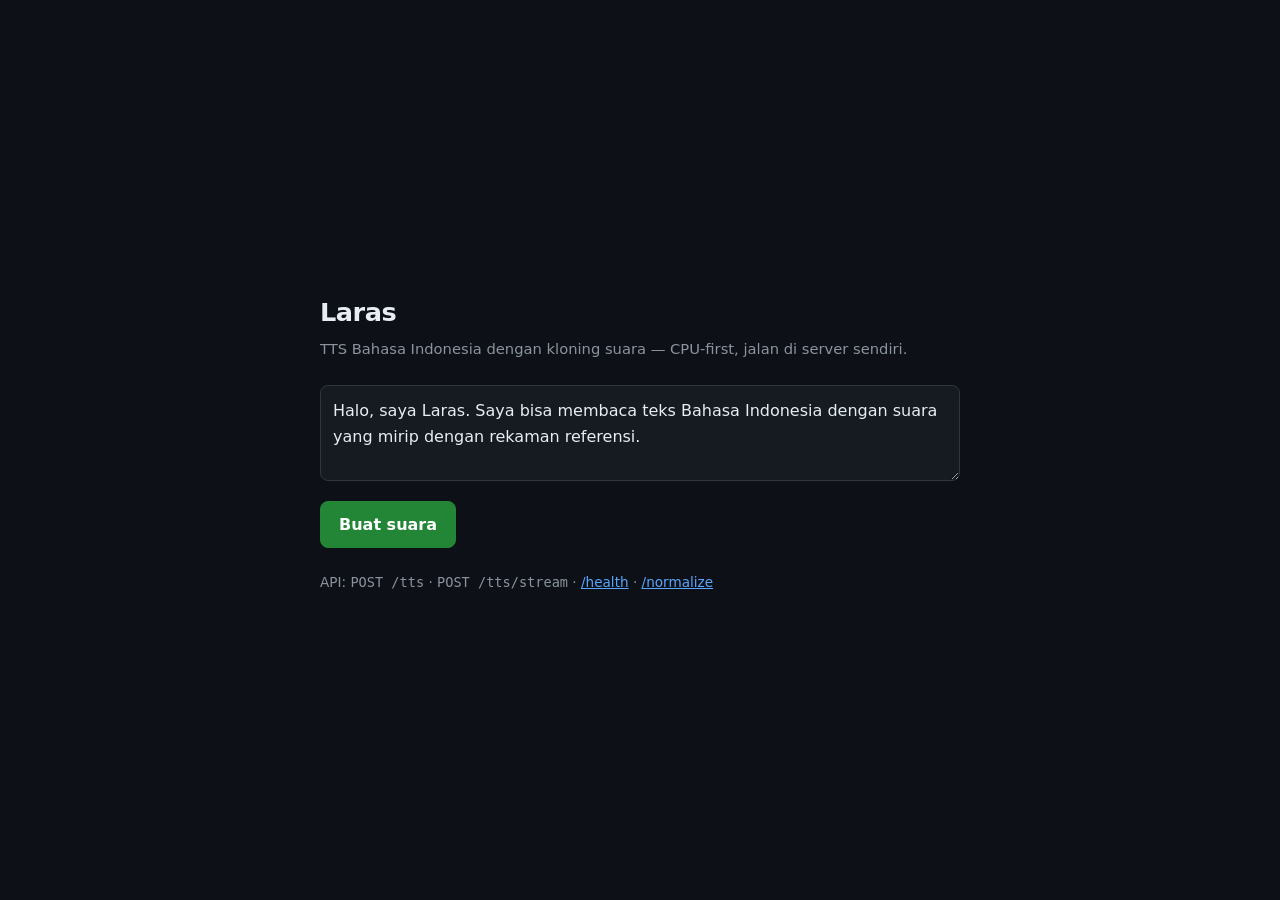
<file: demo/index.html>
<!doctype html>
<html lang="id">
<head>
<meta charset="utf-8">
<meta name="viewport" content="width=device-width, initial-scale=1">
<title>Laras — TTS Bahasa Indonesia</title>
<style>
  :root { color-scheme: light dark; }
  * { box-sizing: border-box; }
  body {
    margin: 0; min-height: 100vh; display: flex; align-items: center; justify-content: center;
    font: 16px/1.6 system-ui, -apple-system, "Segoe UI", sans-serif;
    background: #0d1117; color: #e6edf3; padding: 24px;
  }
  main { width: 100%; max-width: 640px; }
  h1 { font-size: 1.6rem; margin: 0 0 4px; letter-spacing: -.02em; }
  .sub { color: #8b949e; margin: 0 0 24px; font-size: .92rem; }
  textarea {
    width: 100%; min-height: 96px; padding: 12px; border-radius: 8px; resize: vertical;
    background: #161b22; color: inherit; border: 1px solid #30363d; font: inherit;
  }
  textarea:focus { outline: 2px solid #1f6feb; outline-offset: 1px; }
  .baris { display: flex; gap: 8px; align-items: center; margin-top: 12px; flex-wrap: wrap; }
  button {
    padding: 10px 18px; border-radius: 8px; border: 1px solid #238636;
    background: #238636; color: #fff; font: inherit; font-weight: 600; cursor: pointer;
  }
  button:disabled { opacity: .55; cursor: progress; }
  button.sekunder { background: transparent; border-color: #30363d; font-weight: 400; }
  .status { color: #8b949e; font-size: .85rem; }
  audio { width: 100%; margin-top: 16px; }
  pre {
    background: #161b22; border: 1px solid #30363d; border-radius: 8px;
    padding: 12px; overflow-x: auto; font-size: .8rem; margin: 20px 0 0;
  }
  a { color: #58a6ff; }
  .galat { color: #f85149; }
</style>
</head>
<body>
<main>
  <h1>Laras</h1>
  <p class="sub">TTS Bahasa Indonesia dengan kloning suara — CPU-first, jalan di server sendiri.</p>

  <textarea id="teks" maxlength="500">Halo, saya Laras. Saya bisa membaca teks Bahasa Indonesia dengan suara yang mirip dengan rekaman referensi.</textarea>

  <div class="baris">
    <button id="tombol">Buat suara</button>
    <button id="salin" class="sekunder" hidden>Salin sebagai curl</button>
    <span class="status" id="status"></span>
  </div>

  <audio id="pemutar" controls hidden></audio>

  <pre id="perintah" hidden></pre>

  <p class="status" style="margin-top:24px">
    API: <code>POST /tts</code> · <code>POST /tts/stream</code> ·
    <a href="/health">/health</a> · <a href="/normalize">/normalize</a>
  </p>
</main>

<script>
const teks = document.getElementById('teks');
const tombol = document.getElementById('tombol');
const status = document.getElementById('status');
const pemutar = document.getElementById('pemutar');
const salin = document.getElementById('salin');
const perintah = document.getElementById('perintah');
let urlTerakhir = null;

function tampilkanPerintah(t) {
  const aman = t.replace(/'/g, "'\\''");
  perintah.textContent =
    "curl -s -X POST " + location.origin + "/tts \\\n" +
    "  -H 'content-type: application/json' \\\n" +
    "  -d '{\"text\":\"" + aman + "\"}' \\\n" +
    "  -o suara.wav";
  perintah.hidden = false;
  salin.hidden = false;
}

tombol.addEventListener('click', async () => {
  const t = teks.value.trim();
  if (!t) { status.textContent = 'Teks masih kosong.'; return; }

  tombol.disabled = true;
  status.className = 'status';
  status.textContent = 'Menyintesis…';
  const mulai = performance.now();

  try {
    const res = await fetch('/tts', {
      method: 'POST',
      headers: { 'content-type': 'application/json' },
      body: JSON.stringify({ text: t }),
    });
    if (!res.ok) {
      const pesan = await res.text();
      throw new Error(res.status + ' ' + (pesan || res.statusText));
    }
    const blob = await res.blob();
    if (urlTerakhir) URL.revokeObjectURL(urlTerakhir);
    urlTerakhir = URL.createObjectURL(blob);
    pemutar.src = urlTerakhir;
    pemutar.hidden = false;
    pemutar.play().catch(() => {});
    const detik = ((performance.now() - mulai) / 1000).toFixed(1);
    const cache = res.headers.get('x-cache') === 'hit' ? ' (dari cache)' : '';
    status.textContent = 'Selesai dalam ' + detik + ' s' + cache + '.';
    tampilkanPerintah(t);
  } catch (e) {
    status.className = 'status galat';
    status.textContent = 'Gagal: ' + e.message;
  } finally {
    tombol.disabled = false;
  }
});

salin.addEventListener('click', async () => {
  try {
    await navigator.clipboard.writeText(perintah.textContent);
    salin.textContent = 'Tersalin';
    setTimeout(() => { salin.textContent = 'Salin sebagai curl'; }, 1500);
  } catch (_) { /* clipboard bisa ditolak browser; biarkan teksnya terbaca */ }
});
</script>
</body>
</html>
</file>
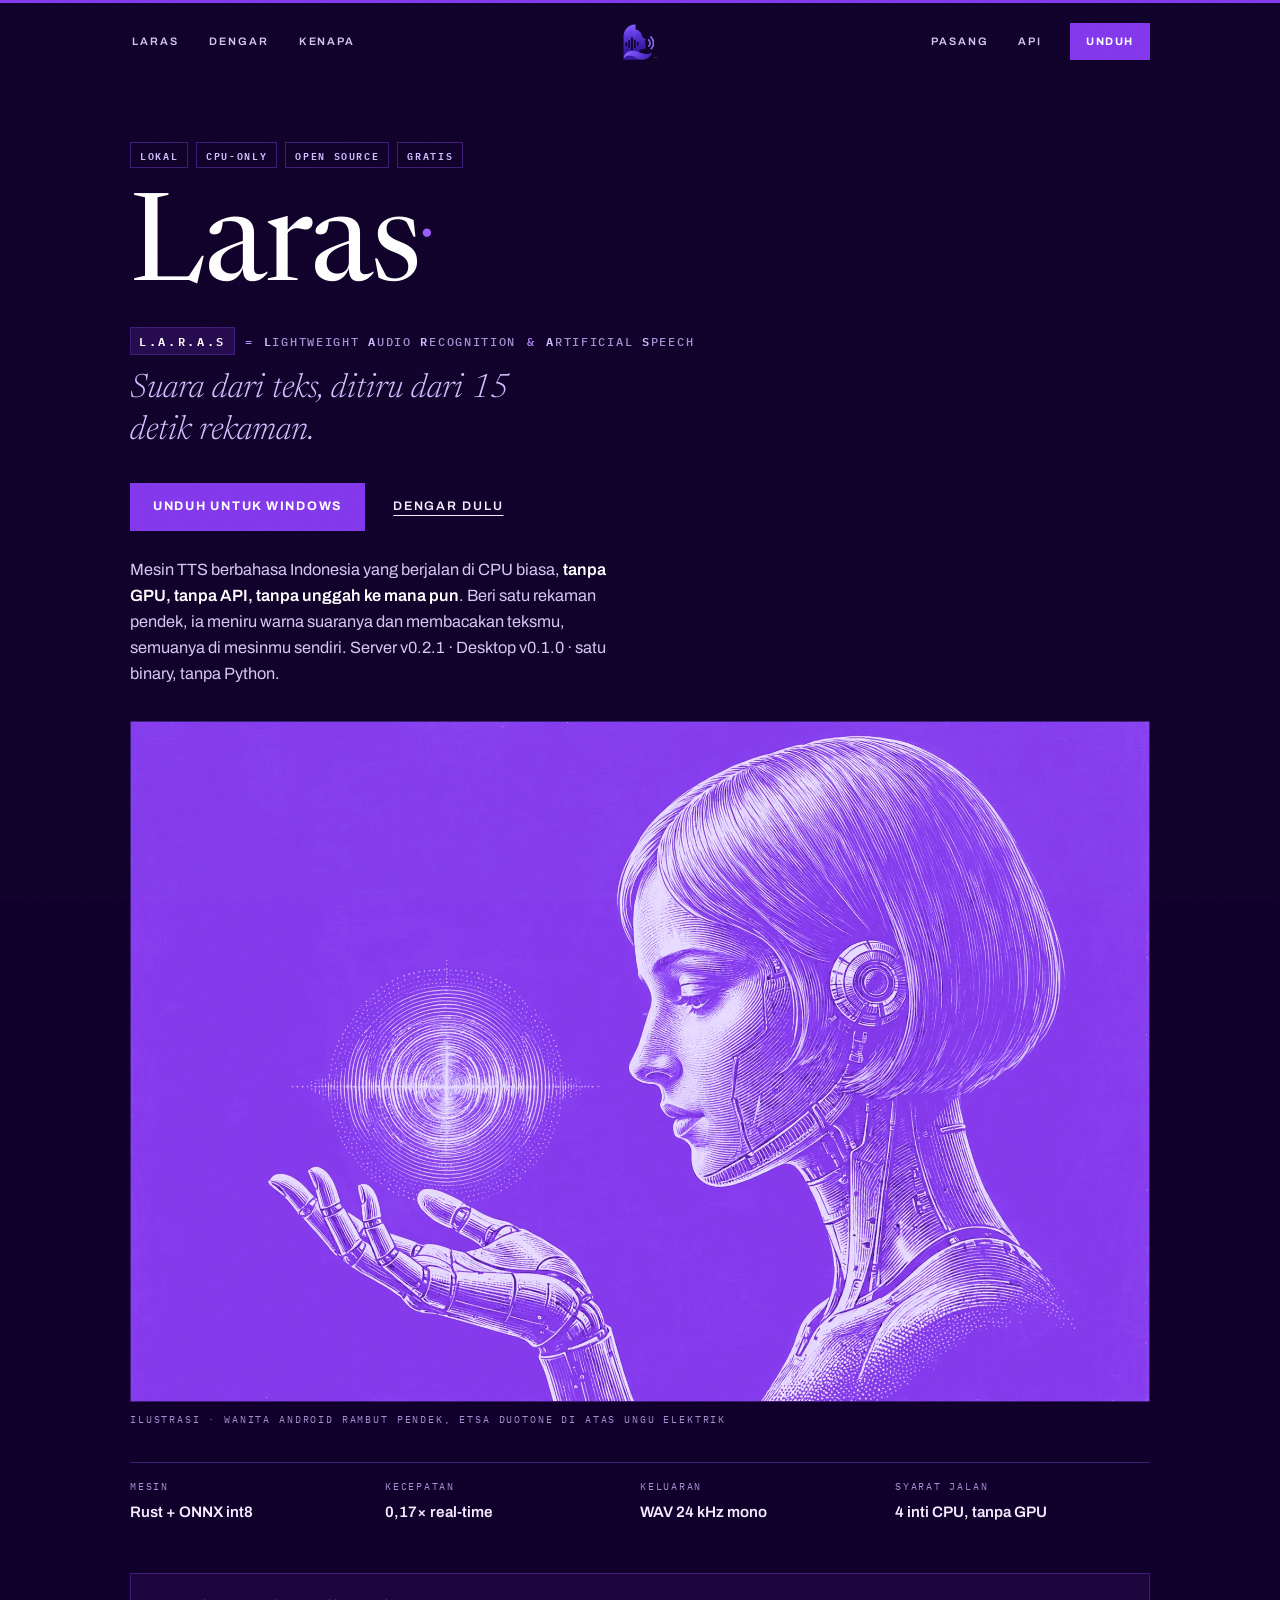
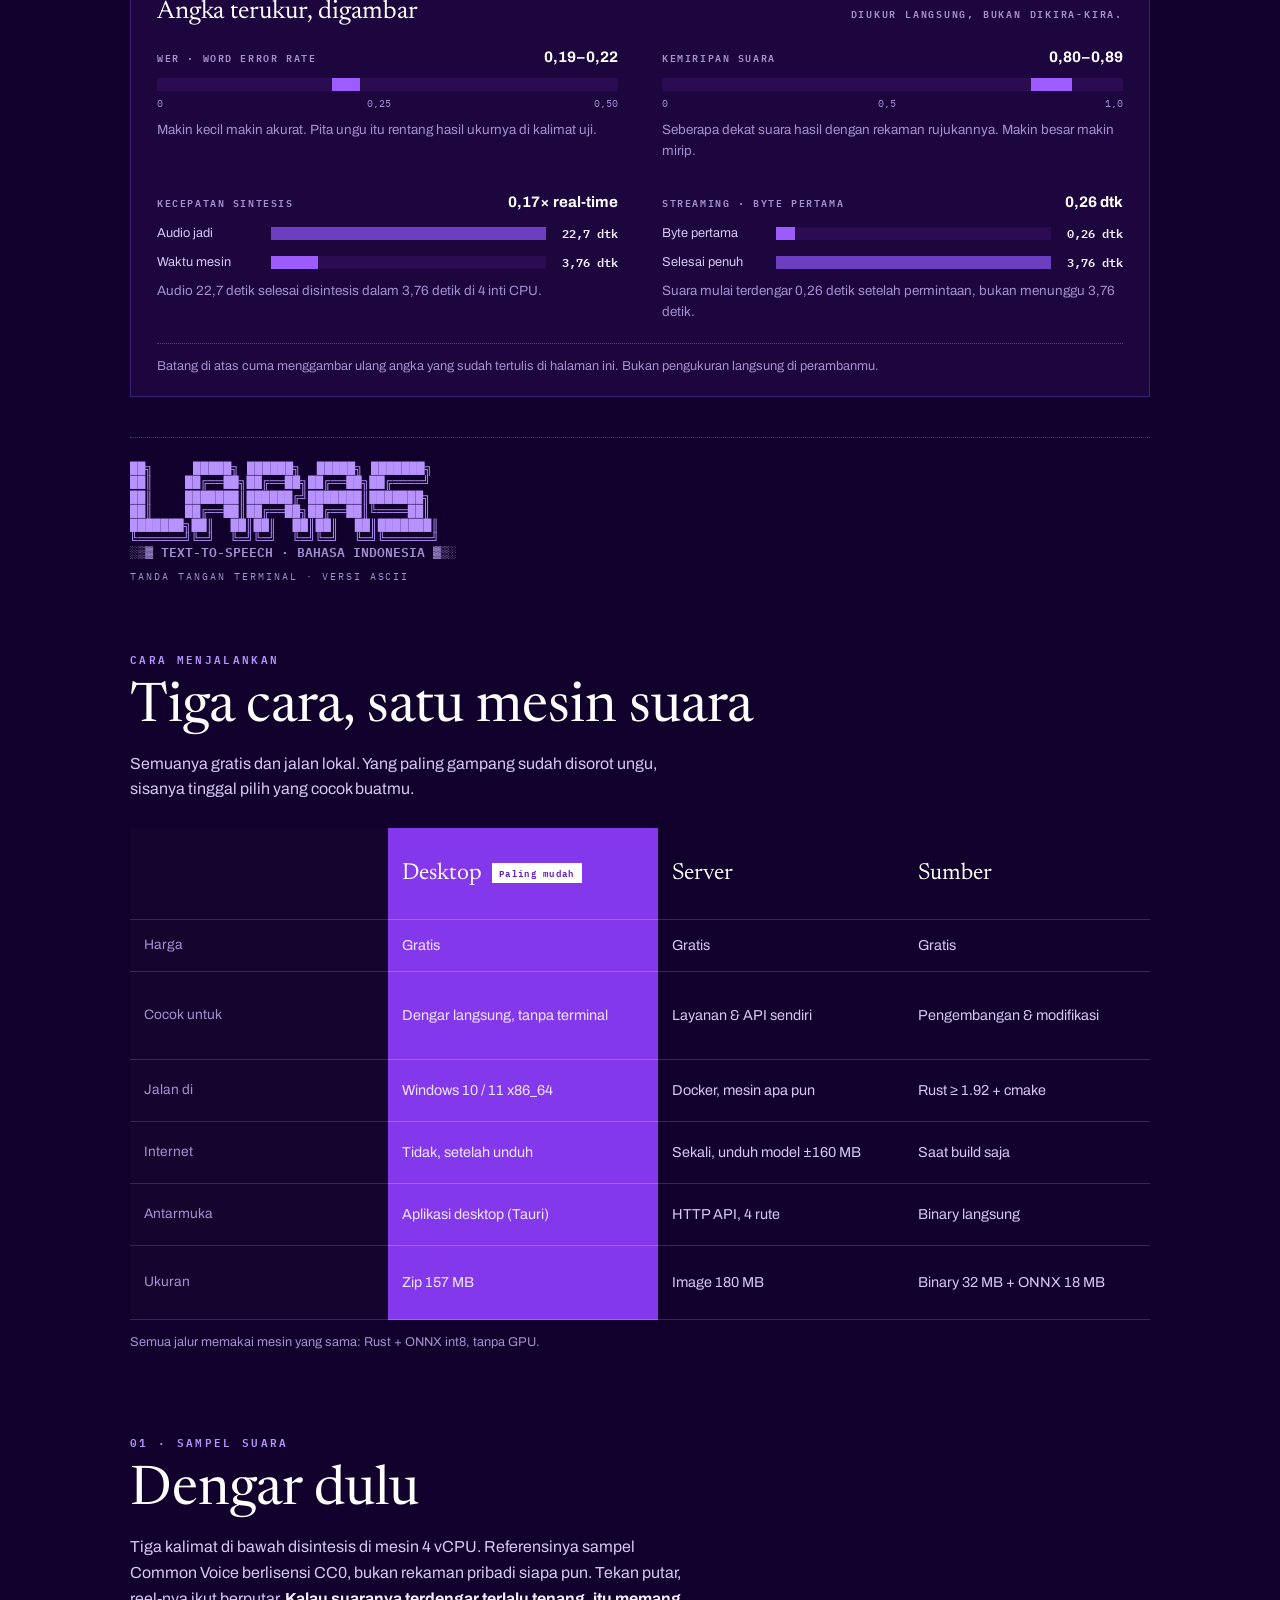
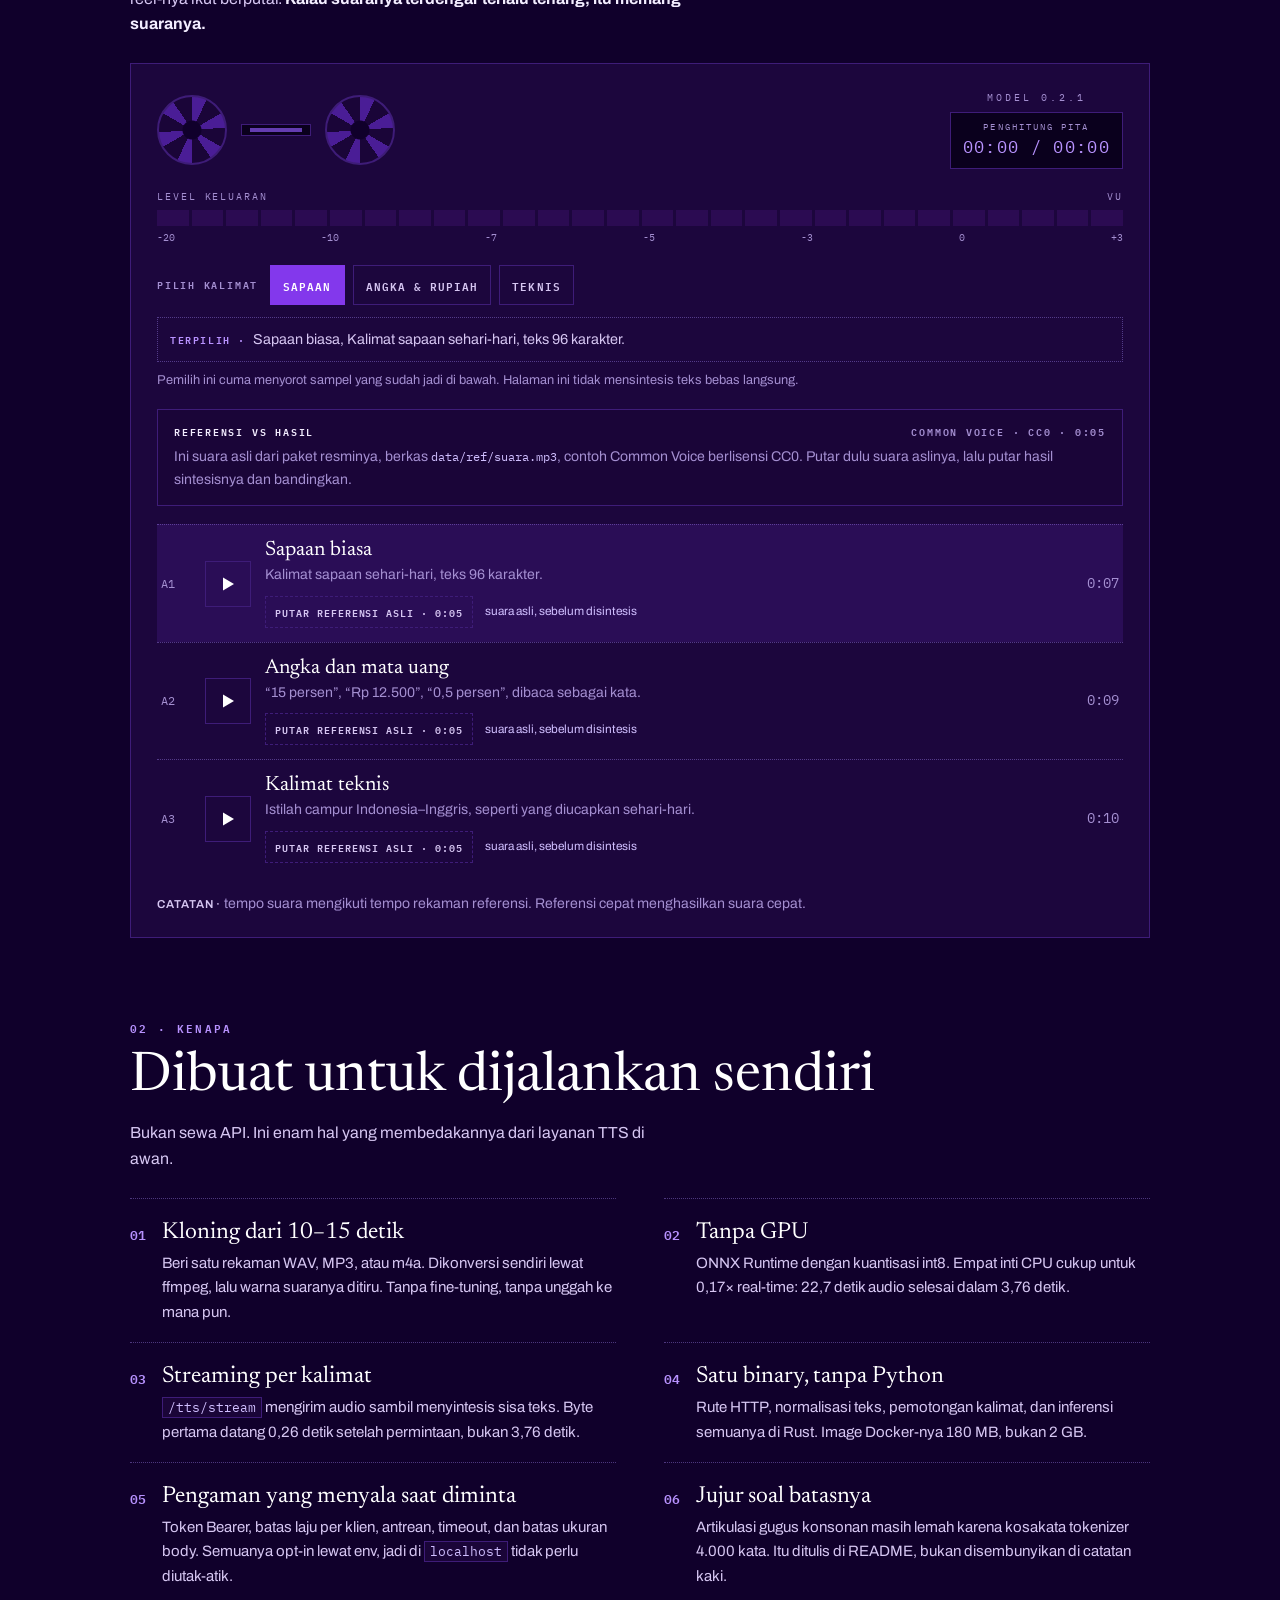
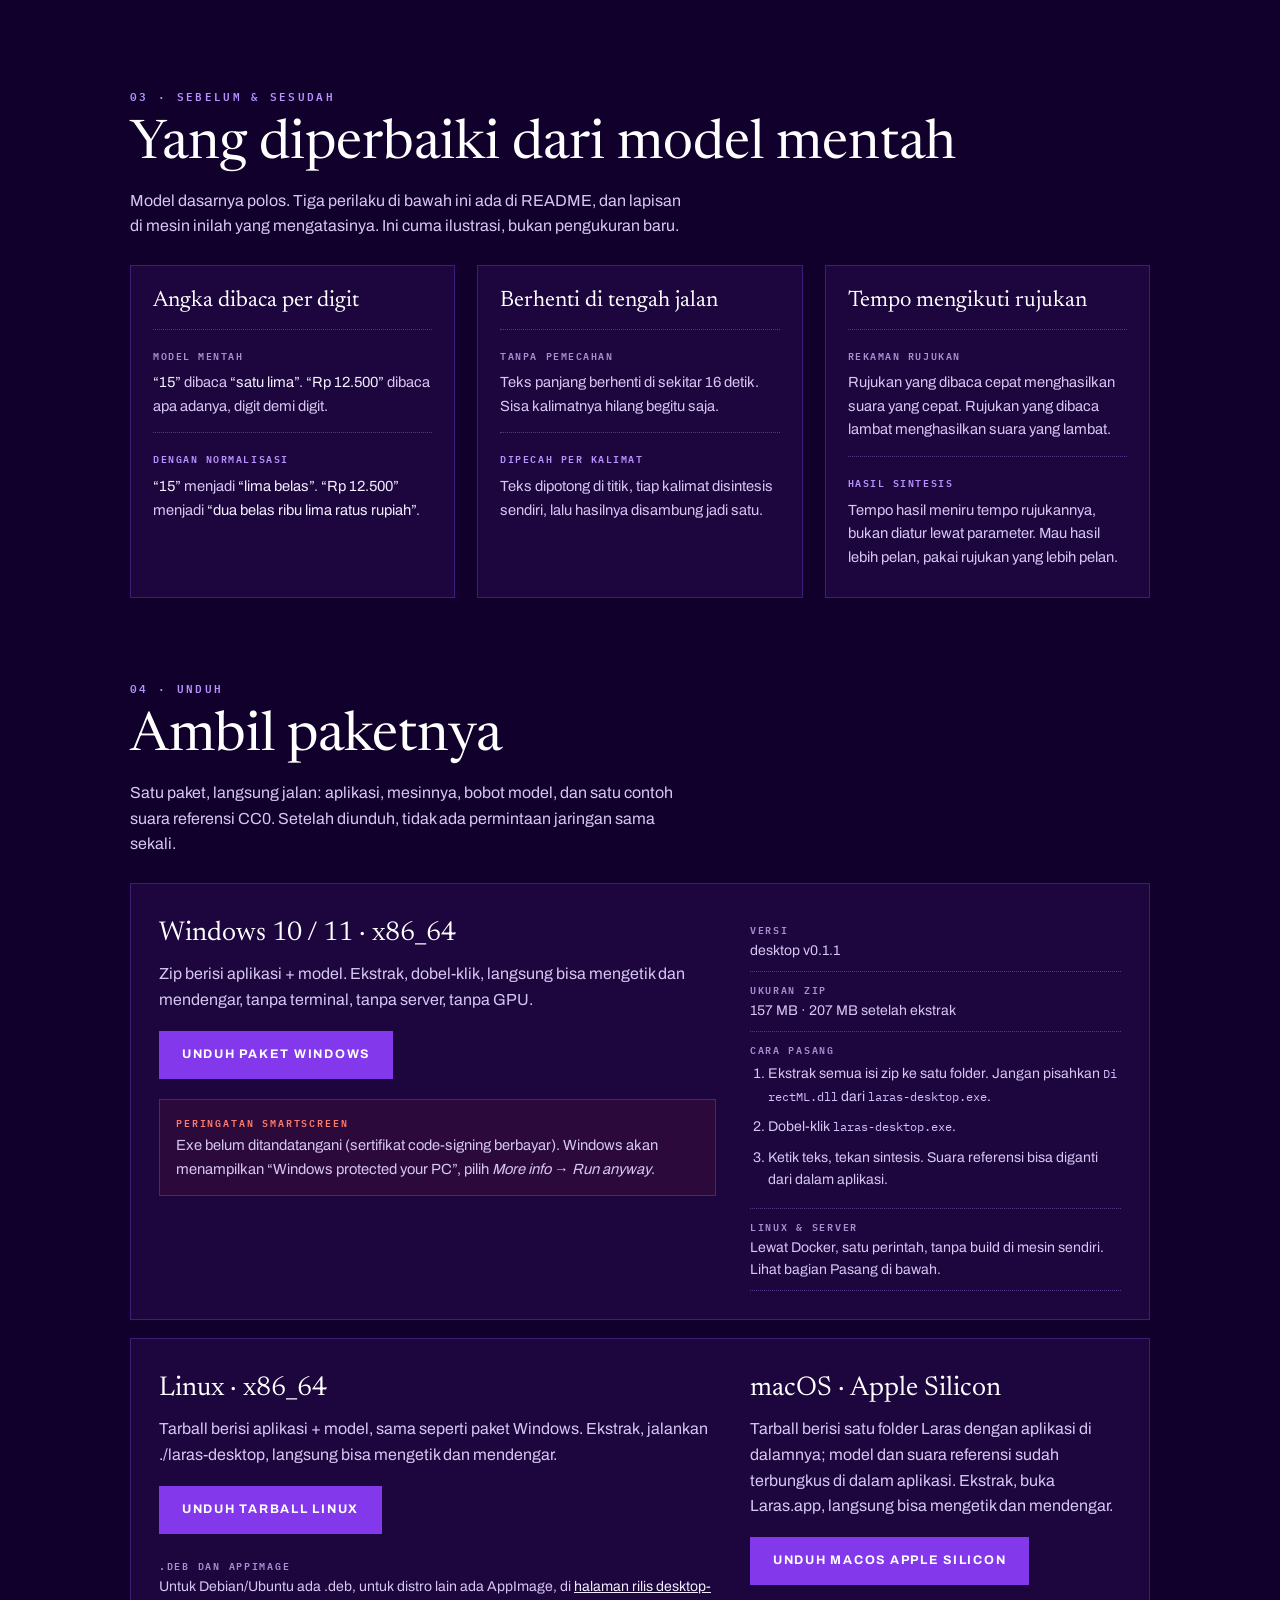
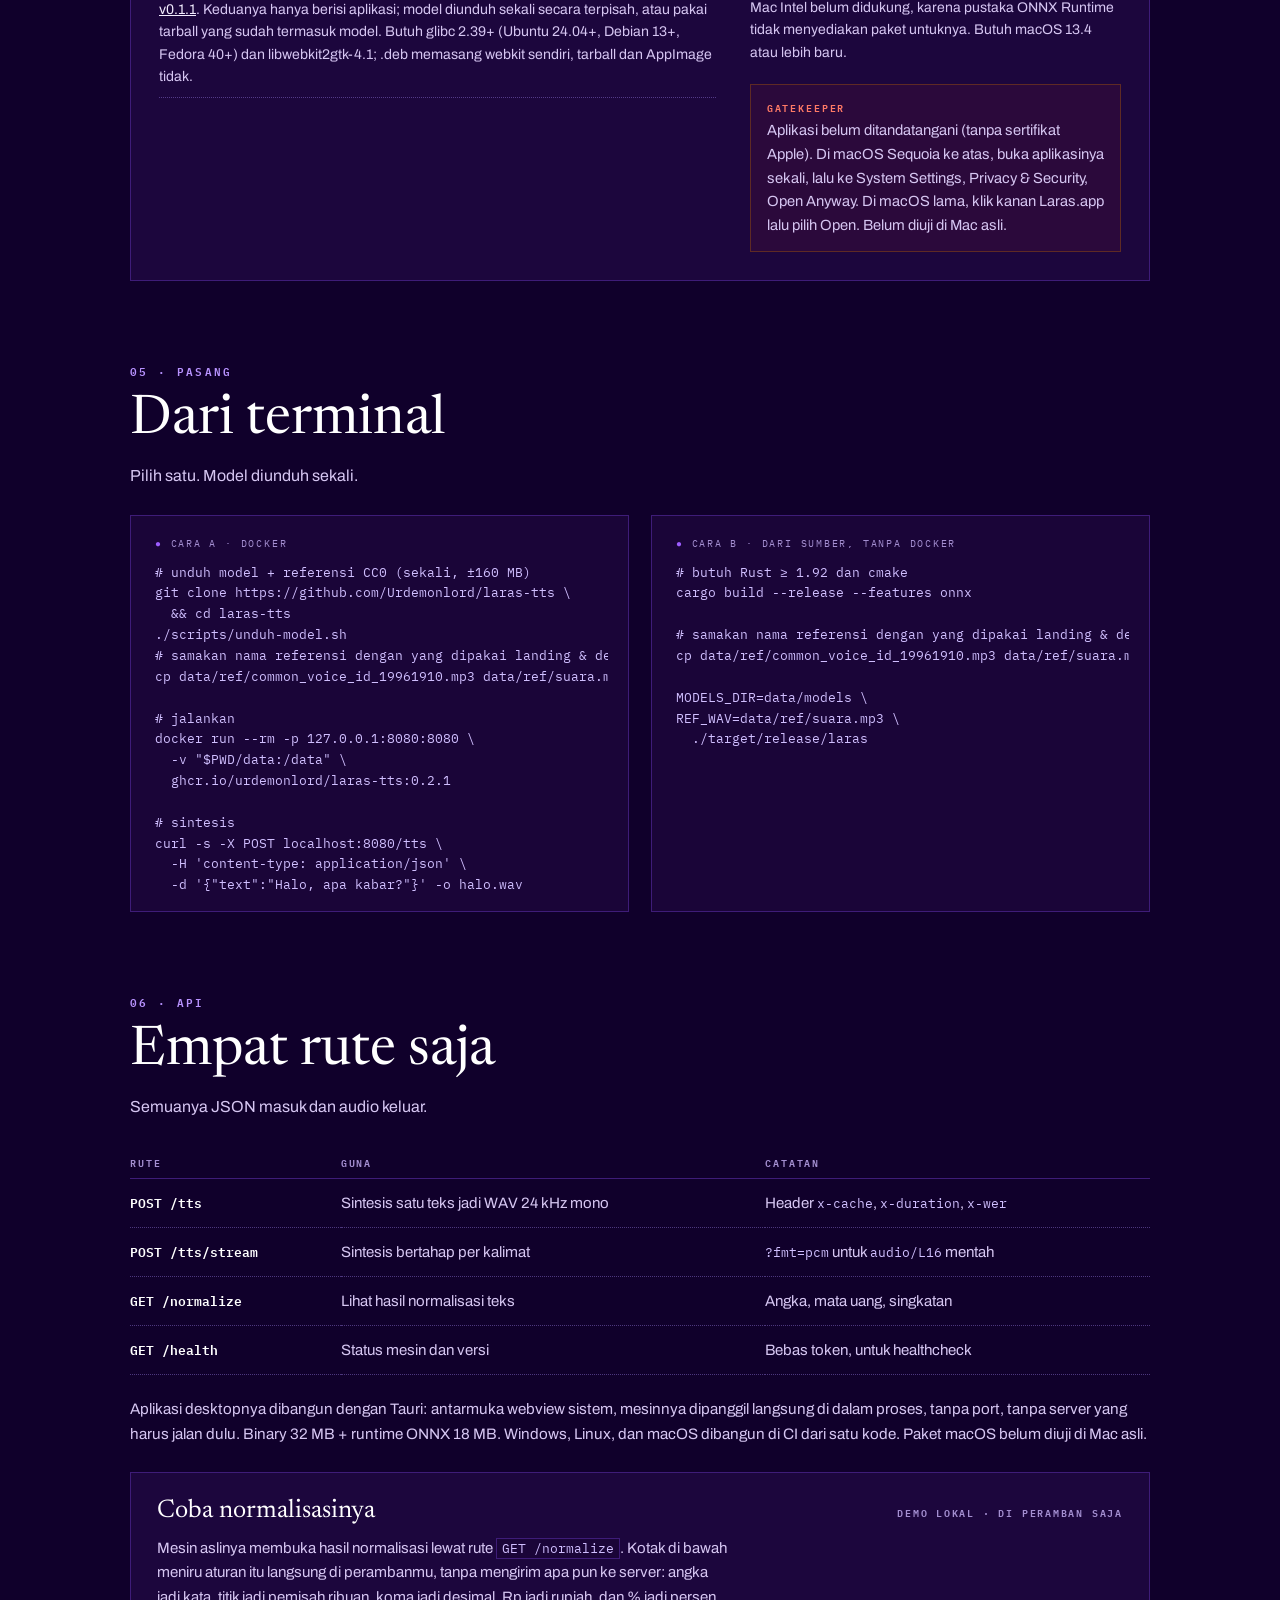
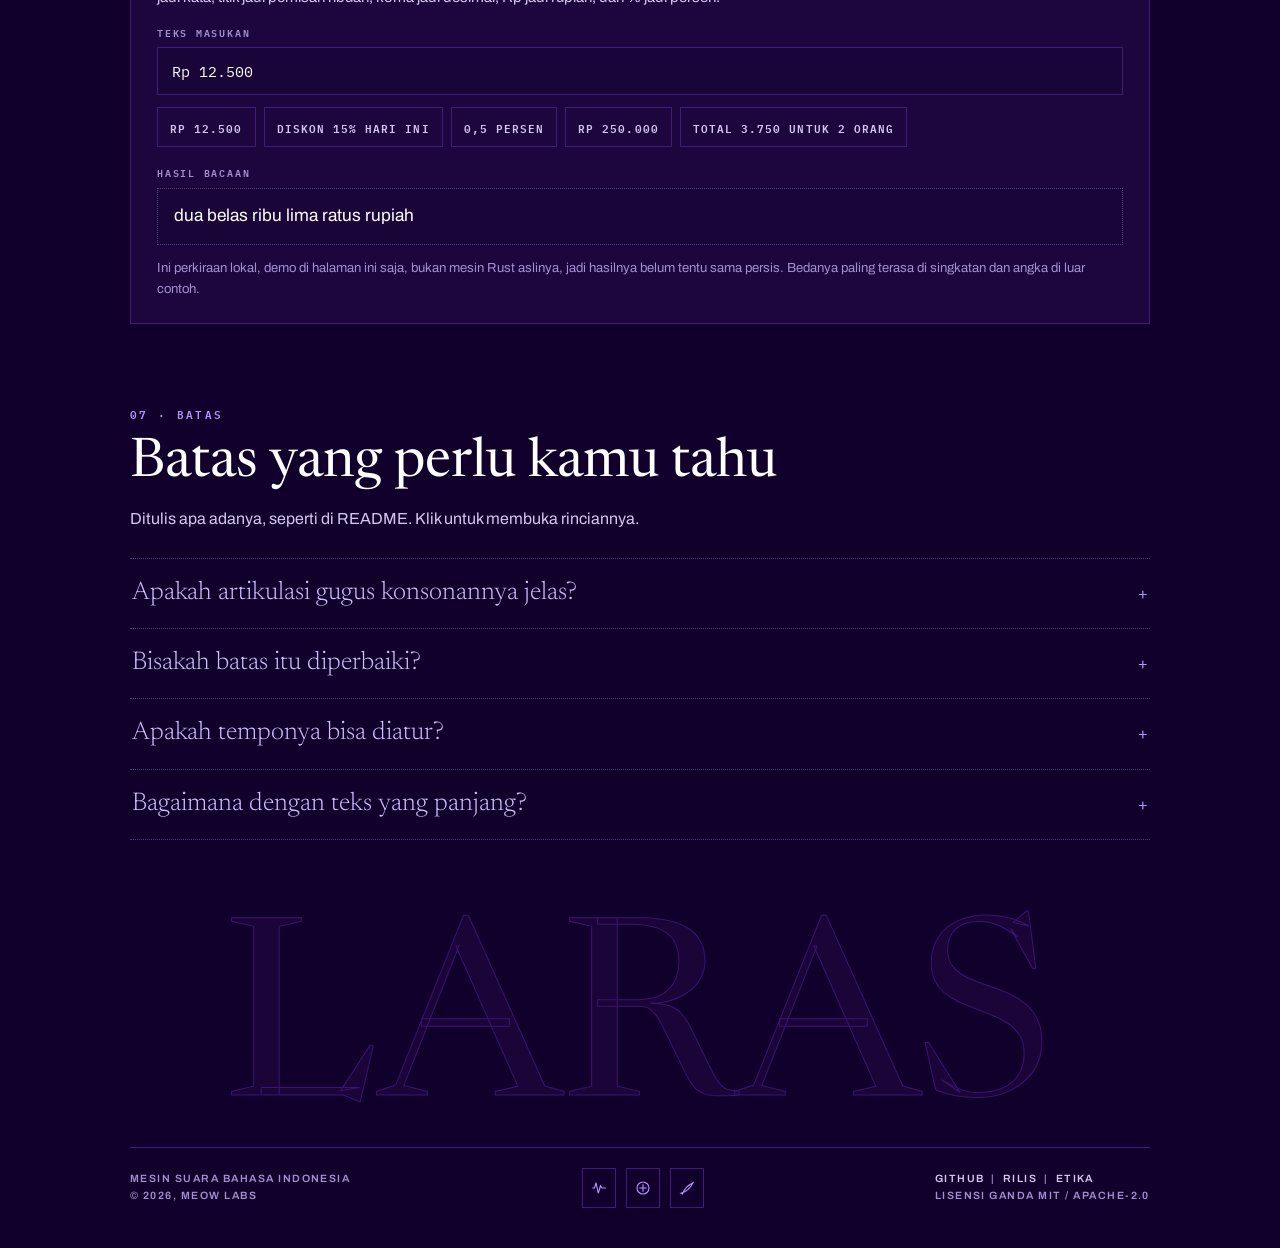
<file: landing/index.html>
<!doctype html>
<html lang="id">
  <head>
    <meta charset="utf-8" />
    <meta name="viewport" content="width=device-width, initial-scale=1, viewport-fit=cover" />
    <meta name="color-scheme" content="dark" />
<meta name="description" content="Mesin text-to-speech Bahasa Indonesia yang jalan tanpa GPU. Kloning suara dari 10–15 detik rekaman, satu binary Rust, API HTTP, dan aplikasi desktop.">
<meta property="og:title" content="Laras · TTS Bahasa Indonesia tanpa GPU">
<meta property="og:description" content="Kloning suara dari 10–15 detik rekaman. Satu binary Rust, CPU-first, streaming per kalimat.">
<meta property="og:type" content="website">
<meta property="og:image" content="https://laras.meowlabs.id/assets/og.png">
<meta property="og:image:width" content="1280">
<meta property="og:image:height" content="640">
<meta property="og:site_name" content="Laras">
<meta name="twitter:card" content="summary_large_image">
<meta name="twitter:image" content="https://laras.meowlabs.id/assets/og.png">
<link rel="icon" type="image/png" href="assets/favicon.png">
<link rel="apple-touch-icon" href="assets/logo.png">
    <title>Laras · TTS Bahasa Indonesia, CPU-first, kloning suara</title>
    <style>
      :root {
        --bg: #10002b;
        --bg-2: #1a0538;
        --panel: #1c063d;
        --line: #3e1c78;
        --dot: rgba(167,139,250,.40);
        --ink: #f3edff;
        --body: #d6c6f2;
        --muted: #a48fd1;
        --violet: #8338ec;
        --violet-deep: #5e17c4;
        --violet-2: #9d5cff;
        --violet-bright: #b892ff;
        --lav: #d0bfff;
        --serif: "Newsreader", "Times New Roman", serif;
        --sans: "Archivo", "Helvetica Neue", Arial, sans-serif;
        --mono: "IBM Plex Mono", ui-monospace, monospace;
        color-scheme: dark;
      }
      * { box-sizing: border-box; }
      html { scroll-behavior: smooth; }
      body {
        margin: 0;
        background: var(--bg);
        color: var(--body);
        font-family: var(--sans);
        font-size: 1rem;
        line-height: 1.6;
        border-top: 3px solid var(--violet);
      }
      /* faint print grain over the whole page */
      body::after {
        content: "";
        position: fixed; inset: 0; z-index: 60; pointer-events: none;
        background: url("data:image/svg+xml,%3Csvg xmlns='http://www.w3.org/2000/svg' width='180' height='180'%3E%3Cfilter id='n'%3E%3CfeTurbulence type='fractalNoise' baseFrequency='0.85' numOctaves='2' stitchTiles='stitch'/%3E%3CfeColorMatrix type='saturate' values='0'/%3E%3CfeComponentTransfer%3E%3CfeFuncA type='table' tableValues='0 0.05'/%3E%3C/feComponentTransfer%3E%3C/filter%3E%3Crect width='180' height='180' filter='url(%23n)'/%3E%3C/svg%3E");
        opacity: .55;
      }
      @media (prefers-reduced-motion: reduce) { html { scroll-behavior: auto; } }
      ::selection { background: var(--violet); color: #fff; }
      .wrap { max-width: 1060px; margin: 0 auto; padding: 0 20px; position: relative; z-index: 1; }
      a { color: var(--ink); }

      /* ---------- top navigation, Nous style ---------- */
      .topnav {
        display: flex; align-items: center; justify-content: space-between; gap: 12px;
        padding: 20px 0 18px;
        font-size: .68rem; font-weight: 600; letter-spacing: .18em; text-transform: uppercase;
      }
      .topnav .side { display: flex; align-items: center; gap: 26px; flex: 1; }
      .topnav .side.right { justify-content: flex-end; }
      .topnav a.nl { color: var(--body); text-decoration: none; padding: 8px 2px; }
      .topnav a.nl:hover { color: #fff; }
      .topnav .mark { flex: none; display: inline-flex; align-items: center; }
      .topnav .mark img { height: 36px; width: auto; display: block; }
      .btn-install {
        background: var(--violet); color: #fff !important; text-decoration: none;
        padding: 10px 16px; font-size: .68rem; font-weight: 700; letter-spacing: .14em;
      }
      .btn-install:hover { background: var(--violet-2); }
      @media (max-width: 720px) {
        .topnav .side { gap: 14px; }
        .topnav a.nl.opt { display: none; }
        .topnav .mark img { height: 30px; }
      }

      /* ---------- hero ---------- */
      .hero { padding: 64px 0 10px; }
      .badges { display: flex; flex-wrap: wrap; gap: 8px; margin-bottom: 26px; }
      .badges span {
        font-family: var(--mono); font-size: .64rem; font-weight: 600; letter-spacing: .16em;
        color: var(--lav); border: 1px solid var(--line); padding: 4px 9px 3px; text-transform: uppercase;
      }
      .hero h1 {
        font-family: var(--serif); font-weight: 400; color: #fff;
        font-size: clamp(4.2rem, 13vw, 7.6rem); line-height: .95; letter-spacing: -0.01em;
        margin: 0;
      }
      .hero h1 sup { font-size: .16em; color: var(--violet-2); vertical-align: super; letter-spacing: 0; }
      .acronym {
        display: flex; flex-wrap: wrap; align-items: baseline; gap: 6px 10px;
        margin: 18px 0 0; font-family: var(--mono); font-size: .76rem; font-weight: 500;
        letter-spacing: .14em; text-transform: uppercase; color: var(--muted); line-height: 1.7;
      }
      .acronym .acro-tag {
        color: #fff; font-weight: 600; letter-spacing: .22em;
        border: 1px solid var(--line); padding: 3px 8px 2px; background: rgba(131,56,236,.18);
      }
      .acronym .acro-eq { color: var(--violet-bright); }
      .acronym .acro-words b { color: var(--lav); font-weight: 600; }
      .acronym .acro-words .amp { color: var(--violet-bright); padding: 0 2px; }
      .hero .sub {
        font-family: var(--serif); font-style: italic; font-weight: 300; color: var(--lav);
        font-size: clamp(1.45rem, 4.4vw, 2.1rem); line-height: 1.25; margin: 14px 0 0; max-width: 22ch;
      }
      .hero-cta { display: flex; flex-wrap: wrap; gap: 16px 26px; align-items: center; margin: 30px 0 26px; }
      .btn {
        display: inline-flex; align-items: center; gap: 10px; min-height: 48px; padding: 13px 22px;
        font-family: var(--sans); font-size: .78rem; font-weight: 700; letter-spacing: .14em; text-transform: uppercase;
        text-decoration: none; cursor: pointer; border-radius: 0;
      }
      .btn-solid { background: var(--violet); color: #fff; border: 1px solid var(--violet); }
      .btn-solid:hover { background: var(--violet-2); border-color: var(--violet-2); }
      .btn-link { color: var(--ink); text-decoration: underline; text-underline-offset: 5px; font-size: .78rem; font-weight: 600; letter-spacing: .14em; text-transform: uppercase; padding: 10px 2px; }
      .btn-link:hover { color: var(--lav); }
      .hero .lede { font-size: 1.02rem; max-width: 56ch; color: var(--body); margin: 0 0 34px; }
      .hero .lede b { color: #fff; font-weight: 600; }
      .hero-art { display: block; width: 100%; height: auto; border: 1px solid var(--line); }
      .art-cap { font-family: var(--mono); font-size: .64rem; letter-spacing: .18em; text-transform: uppercase; color: var(--muted); margin: 10px 0 0; }

      /* ascii signature, kept from the previous version, restyled quiet */
      .ascii-wrap { margin-top: 40px; border-top: 1px dotted var(--dot); padding-top: 22px; }
      .ascii-logo {
        margin: 0; overflow: hidden; white-space: pre;
        font-family: var(--mono); font-weight: 600;
        font-size: clamp(.4rem, 1.95vw, .8rem); line-height: 1.1; letter-spacing: 0;
        color: var(--violet-bright);
      }
      .ascii-logo .ascii-sub { color: var(--muted); }
      .ascii-cap { font-family: var(--mono); font-size: .62rem; letter-spacing: .2em; text-transform: uppercase; color: var(--muted); margin: 10px 0 0; }

      /* spec row under hero */
      .spec { display: grid; grid-template-columns: repeat(4, 1fr); border-top: 1px solid var(--line); margin-top: 34px; }
      .spec div { padding: 16px 16px 14px 0; }
      .spec dt { font-family: var(--mono); font-size: .62rem; letter-spacing: .18em; text-transform: uppercase; color: var(--muted); margin-bottom: 5px; }
      .spec dd { margin: 0; font-size: .95rem; font-weight: 600; color: var(--ink); }
      @media (max-width: 720px) { .spec { grid-template-columns: 1fr 1fr; } }

      /* ---------- sections ---------- */
      section { padding: 76px 0 6px; }
      .sec-label { font-family: var(--mono); font-size: .66rem; font-weight: 600; letter-spacing: .22em; text-transform: uppercase; color: var(--violet-bright); margin: 0 0 12px; }
      .sec-head h2 {
        font-family: var(--serif); font-weight: 400; color: #fff;
        font-size: clamp(2.3rem, 6vw, 3.4rem); line-height: 1.05; margin: 0 0 14px;
      }
      .sec-intro { color: var(--body); max-width: 62ch; margin: 0 0 26px; font-size: 1rem; }
      .sec-intro b { color: var(--ink); }

      /* ---------- comparison table, Nous Portal style ---------- */
      .cmp { display: grid; grid-template-columns: 1.05fr 1.1fr 1fr 1fr; margin-top: 8px; }
      .cmp-col { display: grid; grid-template-rows: 92px 52px 88px 62px 62px 62px 74px; }
      .cmp-col > div { padding: 12px 14px; border-bottom: 1px solid var(--line); display: flex; flex-direction: column; justify-content: center; font-size: .9rem; color: var(--body); }
      .cmp-col.labels > div { color: var(--muted); font-size: .86rem; background: rgba(255,255,255,.015); }
      .cmp-col.labels > div small { display: block; font-size: .74rem; color: #7e6aa8; margin-top: 2px; }
      .cmp-head { font-family: var(--serif); font-size: 1.45rem !important; color: #fff !important; flex-direction: row !important; align-items: center; gap: 10px; justify-content: flex-start !important; }
      .cmp-head .pop { font-family: var(--mono); font-style: normal; font-size: .58rem; font-weight: 700; letter-spacing: .14em; background: #fff; color: var(--violet-deep); padding: 3px 7px 2px; }
      .cmp-col.hl { background: var(--violet); }
      .cmp-col.hl > div { color: #ede4ff; border-bottom-color: rgba(255,255,255,.22); }
      .cmp-col.hl .cmp-head { color: #fff !important; }
      .cmp-note { font-size: .8rem; color: var(--muted); margin: 12px 0 0; }
      @media (max-width: 760px) {
        .cmp { display: block; }
        .cmp-col.labels { display: none; }
        .cmp-col { display: block; border: 1px solid var(--line); margin-bottom: 18px; }
        .cmp-col.hl { border-color: var(--violet); }
        .cmp-col > div { flex-direction: row; justify-content: space-between; gap: 14px; align-items: baseline; }
        .cmp-col > div::before { content: attr(data-label); font-family: var(--mono); font-size: .6rem; letter-spacing: .14em; text-transform: uppercase; color: var(--muted); flex: none; padding-top: 2px; }
        .cmp-col.hl > div::before { color: #d8c6ff; }
        .cmp-col > div.cmp-head { border-bottom: 1px solid var(--line); }
        .cmp-col > div.cmp-head::before { content: ""; }
      }

      /* ---------- audio player panel ---------- */
      .deck { background: var(--panel); border: 1px solid var(--line); padding: 26px 26px 22px; }
      .deck-top { display: flex; flex-wrap: wrap; gap: 18px; align-items: center; justify-content: space-between; }
      .reels { display: flex; align-items: center; gap: 14px; }
      .reel {
        width: 70px; height: 70px; border-radius: 50%; flex: none;
        background:
          radial-gradient(circle at center, #10002b 0 9px, transparent 10px),
          repeating-conic-gradient(from 0deg, #4a1d96 0deg 26deg, #1a0538 26deg 60deg);
        border: 2px solid var(--line);
      }
      .tape-window { height: 12px; flex: 1 1 90px; min-width: 70px; background: #0a001d; border: 1px solid var(--line); position: relative; overflow: hidden; }
      .tape-window::after { content: ""; position: absolute; inset: 3px 8px; border-top: 2px solid #7b4bd6; border-bottom: 2px solid #7b4bd6; opacity: .8; }
      .playing .reel { animation: spin 2.6s linear infinite; }
      .playing .reel.r2 { animation-duration: 3.4s; }
      @keyframes spin { to { transform: rotate(360deg); } }
      @media (prefers-reduced-motion: reduce) { .playing .reel { animation: none; } }
      .deck-brand { font-family: var(--mono); font-size: .62rem; letter-spacing: .3em; text-transform: uppercase; color: var(--muted); text-align: center; margin-bottom: 6px; }
      .counter {
        background: #0a001d; color: var(--violet-bright); border: 1px solid var(--line);
        padding: 7px 12px; font-family: var(--mono); font-size: 1.05rem; letter-spacing: .08em; min-width: 168px; text-align: center;
      }
      .counter small { color: var(--muted); font-size: .58rem; letter-spacing: .22em; display: block; text-transform: uppercase; }
      .vu { margin: 20px 0 4px; }
      .vu-label { display: flex; justify-content: space-between; font-family: var(--mono); font-size: .6rem; letter-spacing: .2em; color: var(--muted); text-transform: uppercase; margin-bottom: 5px; }
      .vu-track { display: flex; gap: 3px; height: 16px; }
      .vu-track i { flex: 1; background: #2b0b52; transition: background .07s linear; }
      .vu-track i.on { background: var(--violet-2); }
      .vu-track i.on.hot { background: var(--lav); }
      .vu-scale { display: flex; justify-content: space-between; font-family: var(--mono); font-size: .6rem; color: var(--muted); margin-top: 4px; }

      .tracks { list-style: none; margin: 18px 0 0; padding: 0; }
      .track { display: flex; gap: 14px; align-items: center; padding: 14px 4px; border-top: 1px dotted var(--dot); }
      .track .tno { font-family: var(--mono); font-size: .78rem; color: var(--muted); width: 30px; flex: none; }
      .play {
        width: 46px; height: 46px; flex: none; cursor: pointer; border-radius: 0;
        background: transparent; border: 1px solid var(--line); color: #fff;
        display: inline-flex; align-items: center; justify-content: center;
      }
      .play:hover { border-color: var(--violet-bright); }
      .track.active .play { background: var(--violet); border-color: var(--violet); }
      .play svg { width: 16px; height: 16px; fill: currentColor; }
      .track .tmeta { flex: 1; min-width: 0; }
      .track .ttitle { font-family: var(--serif); font-size: 1.3rem; line-height: 1.2; color: #fff; }
      .track .tdesc { font-size: .88rem; color: var(--muted); }
      .track .tdur { font-family: var(--mono); font-size: .85rem; color: var(--muted); flex: none; }
      .track.active .ttitle { color: var(--lav); }
      .tprog { height: 3px; background: #2b0b52; margin-top: 7px; overflow: hidden; display: none; }
      .track.active .tprog { display: block; }
      .tprog i { display: block; height: 100%; width: 0%; background: var(--violet-2); }
      .deck-note { margin: 16px 0 0; font-size: .88rem; color: var(--muted); }
      .deck-note::before { content: "CATATAN · "; color: var(--body); font-weight: 600; letter-spacing: .08em; font-size: .72rem; }

      /* ---------- features ---------- */
      .entries { display: grid; grid-template-columns: 1fr 1fr; gap: 0 48px; }
      @media (max-width: 760px) { .entries { grid-template-columns: 1fr; } }
      .entry { border-top: 1px dotted var(--dot); padding: 20px 0 18px; display: flex; gap: 16px; }
      .entry .eno { font-family: var(--mono); font-weight: 600; color: var(--violet-bright); font-size: .8rem; padding-top: 6px; }
      .entry h3 { margin: 0 0 5px; font-family: var(--serif); font-weight: 400; font-size: 1.45rem; line-height: 1.2; color: #fff; }
      .entry p { margin: 0; color: var(--body); font-size: .94rem; }
      .entry code, .prose code { font-family: var(--mono); font-size: .85em; background: var(--bg-2); border: 1px solid var(--line); padding: 1px 5px; color: var(--lav); }

      /* ---------- download ---------- */
      .dl-panel { border: 1px solid var(--line); background: var(--panel); padding: 28px; }
      .dl-panel h3 { margin: 0 0 6px; font-family: var(--serif); font-weight: 400; font-size: 1.7rem; color: #fff; }
      .form-grid { display: grid; grid-template-columns: 1.2fr .8fr; gap: 34px; }
      @media (max-width: 760px) { .form-grid { grid-template-columns: 1fr; } }
      .field { border-bottom: 1px dotted var(--dot); padding: 10px 0 8px; font-size: .88rem; color: var(--body); }
      .field b { display: block; font-family: var(--mono); font-size: .6rem; letter-spacing: .18em; text-transform: uppercase; color: var(--muted); margin-bottom: 3px; font-weight: 600; }
      .field code { font-family: var(--mono); font-size: .7rem; word-break: break-all; color: var(--lav); }
      .steps { margin: 0; padding-left: 1.3em; color: var(--body); }
      .steps li { margin-bottom: 8px; }
      .steps code { font-family: var(--mono); color: var(--lav); font-size: .88em; }
      .warn { border: 1px solid #5e2a24; padding: 14px 16px; margin-top: 20px; font-size: .92rem; background: rgba(232,50,30,.07); color: var(--body); }
      .warn b { font-family: var(--mono); font-size: .64rem; letter-spacing: .18em; text-transform: uppercase; color: #ff7a66; display: block; margin-bottom: 4px; }

      /* ---------- install code ---------- */
      .printout { background: var(--bg-2); border: 1px solid var(--line); padding: 20px 20px 16px; }
      .printout pre { margin: 0; overflow-x: auto; padding: 0 4px; font-family: var(--mono); font-size: .79rem; line-height: 1.65; color: var(--lav); }
      .printout .cap { font-family: var(--mono); font-size: .62rem; letter-spacing: .18em; text-transform: uppercase; color: var(--muted); padding: 0 4px 10px; }
      .printout .cap::before { content: "● "; color: var(--violet-2); }
      .code-grid { display: grid; grid-template-columns: 1fr 1fr; gap: 22px; }
      @media (max-width: 820px) { .code-grid { grid-template-columns: 1fr; } }

      /* ---------- API table ---------- */
      table.api { width: 100%; border-collapse: collapse; font-size: .94rem; }
      table.api th { font-family: var(--mono); font-size: .64rem; letter-spacing: .18em; text-transform: uppercase; text-align: left; border-bottom: 1px solid var(--line); padding: 8px 10px 8px 0; color: var(--muted); font-weight: 600; }
      table.api td { border-bottom: 1px dotted var(--dot); padding: 12px 10px 12px 0; vertical-align: top; color: var(--body); }
      table.api td code { font-family: var(--mono); font-size: .84rem; font-weight: 600; white-space: nowrap; color: #fff; }
      table.api td code.inline { white-space: normal; color: var(--lav); font-weight: 400; }
      @media (max-width: 640px) {
        table.api, table.api tbody, table.api tr, table.api td { display: block; width: 100%; }
        table.api thead { display: none; }
        table.api tr { padding: 10px 0; border-bottom: 1px dotted var(--dot); }
        table.api td { border: none; padding: 2px 0; }
      }

      /* ---------- FAQ / limits, dotted rows like the reference ---------- */
      .faq { border-bottom: 1px dotted var(--dot); }
      .faq:first-of-type { border-top: 1px dotted var(--dot); }
      .faq summary {
        font-family: var(--serif); font-weight: 300; font-size: clamp(1.25rem, 3.6vw, 1.6rem); line-height: 1.3;
        color: var(--lav); cursor: pointer; list-style: none;
        display: flex; justify-content: space-between; align-items: baseline; gap: 16px; padding: 18px 2px;
      }
      .faq summary::-webkit-details-marker { display: none; }
      .faq summary::after { content: "+"; font-family: var(--mono); font-size: 1rem; color: var(--violet-bright); flex: none; }
      .faq[open ] summary::after { content: "−"; }
      .faq summary:hover { color: #fff; }
      .faq .faq-body { padding: 0 2px 20px; color: var(--body); max-width: 68ch; font-size: .95rem; }
      .faq .faq-body p { margin: 0; }

      /* ---------- metrics, hand-drawn bars ---------- */
      .metrics { border: 1px solid var(--line); background: var(--panel); padding: 24px 26px 20px; margin-top: 34px; }
      .metrics-head { display: flex; flex-wrap: wrap; justify-content: space-between; gap: 6px 14px; align-items: baseline; margin-bottom: 18px; }
      .metrics-head h3 { margin: 0; font-family: var(--serif); font-weight: 400; font-size: 1.6rem; line-height: 1.15; color: #fff; }
      .metrics-head span { font-family: var(--mono); font-size: .62rem; font-weight: 600; letter-spacing: .18em; text-transform: uppercase; color: var(--muted); }
      .mgrid { display: grid; grid-template-columns: 1fr 1fr; gap: 28px 44px; }
      @media (max-width: 760px) { .mgrid { grid-template-columns: 1fr; } }
      .mrow-top { display: flex; justify-content: space-between; gap: 12px; align-items: baseline; }
      .mlabel { font-family: var(--mono); font-size: .62rem; font-weight: 600; letter-spacing: .16em; text-transform: uppercase; color: var(--muted); }
      .mval { font-weight: 700; color: #fff; font-size: .95rem; white-space: nowrap; }
      .mbar { position: relative; height: 13px; background: #2b0b52; margin: 9px 0 5px; overflow: hidden; }
      .mbar .seg { position: absolute; top: 0; bottom: 0; background: var(--violet-2); }
      .mbar .seg.base { background: #6b3fbf; }
      .mscale { display: flex; justify-content: space-between; font-family: var(--mono); font-size: .6rem; color: var(--muted); }
      .mnote { margin: 7px 0 0; font-size: .84rem; color: var(--muted); }
      .mduo { display: grid; grid-template-columns: 104px minmax(0,1fr) 62px; gap: 10px; align-items: center; margin-top: 9px; }
      .mduo > span { font-size: .8rem; color: var(--body); }
      .mduo .mbar { margin: 0; }
      .mduo b { font-family: var(--mono); font-size: .74rem; font-weight: 600; color: var(--ink); text-align: right; white-space: nowrap; }
      .metrics-foot { margin: 20px 0 0; font-size: .8rem; color: var(--muted); border-top: 1px dotted var(--dot); padding-top: 12px; }
      @media (max-width: 480px) {
        .mduo { grid-template-columns: 84px minmax(0,1fr) 54px; gap: 8px; }
        .mduo > span { font-size: .74rem; }
      }

      /* ---------- preset picker + reference rows in the deck ---------- */
      .presets { display: flex; flex-wrap: wrap; align-items: center; gap: 8px; margin-top: 20px; }
      .presets-label { font-family: var(--mono); font-size: .62rem; font-weight: 600; letter-spacing: .18em; text-transform: uppercase; color: var(--muted); margin-right: 4px; }
      .preset, .chips button {
        font-family: var(--mono); font-size: .66rem; font-weight: 600; letter-spacing: .1em; text-transform: uppercase;
        background: transparent; color: var(--body); border: 1px solid var(--line); padding: 9px 12px;
        cursor: pointer; border-radius: 0; min-height: 40px;
      }
      .preset:hover, .chips button:hover { border-color: var(--violet-bright); color: #fff; }
      .preset[aria-pressed="true"] { background: var(--violet); border-color: var(--violet); color: #fff; }
      .pick-read { margin: 12px 0 0; border: 1px dotted var(--dot); padding: 10px 12px; font-size: .9rem; color: var(--body); }
      .pick-read::before { content: "TERPILIH · "; font-family: var(--mono); font-size: .62rem; font-weight: 600; letter-spacing: .16em; color: var(--violet-bright); }
      .track.picked { background: rgba(131,56,236,.14); }
      .refstrip { border: 1px solid var(--line); background: var(--bg-2); padding: 14px 16px; margin-top: 18px; }
      .refstrip-head { display: flex; flex-wrap: wrap; justify-content: space-between; gap: 4px 14px; font-family: var(--mono); font-size: .62rem; font-weight: 600; letter-spacing: .18em; text-transform: uppercase; color: var(--muted); }
      .refstrip-head b { color: var(--ink); font-weight: 600; }
      .refstrip p { margin: 7px 0 0; font-size: .88rem; color: var(--muted); }
      .refstrip a, .ref-link { color: var(--lav); }
      .refstrip code { font-family: var(--mono); font-size: .85em; color: var(--lav); }
      .refstrip p a { overflow-wrap: anywhere; }
      .refrow { display: flex; flex-wrap: wrap; gap: 6px 12px; align-items: center; margin-top: 9px; }
      .ref-btn {
        font-family: var(--mono); font-size: .6rem; font-weight: 600; letter-spacing: .1em; text-transform: uppercase;
        padding: 6px 9px; background: transparent; border: 1px dashed var(--line); color: var(--body);
        cursor: pointer; border-radius: 0; min-height: 32px;
      }
      .ref-btn:hover { border-color: var(--violet-bright); color: #fff; }
      .ref-btn.playing { background: var(--violet); border: 1px solid var(--violet); color: #fff; }
      .ref-link { font-size: .74rem; white-space: nowrap; }

      /* ---------- before / after cards ---------- */
      .ba-grid { display: grid; grid-template-columns: repeat(3, 1fr); gap: 22px; }
      @media (max-width: 900px) { .ba-grid { grid-template-columns: 1fr; } }
      .ba { border: 1px solid var(--line); background: var(--panel); padding: 22px; min-width: 0; }
      .ba h3 { margin: 0; font-family: var(--serif); font-weight: 400; font-size: 1.4rem; line-height: 1.2; color: #fff; }
      .ba .pair { border-top: 1px dotted var(--dot); padding-top: 12px; margin-top: 14px; }
      .ba .pair p { margin: 4px 0 6px; font-size: .92rem; color: var(--body); }
      .ba .pair q { color: var(--ink); }
      .blabel { font-family: var(--mono); font-size: .6rem; font-weight: 600; letter-spacing: .16em; text-transform: uppercase; color: var(--muted); }
      .blabel.after { color: var(--violet-bright); }

      /* ---------- normalizer demo ---------- */
      .norm { border: 1px solid var(--line); background: var(--panel); padding: 24px 26px; margin-top: 26px; }
      .norm .metrics-head { margin-bottom: 10px; }
      .norm-intro { color: var(--body); font-size: .94rem; margin: 0 0 16px; max-width: 64ch; }
      .norm code { font-family: var(--mono); font-size: .85em; background: var(--bg-2); border: 1px solid var(--line); padding: 1px 5px; color: var(--lav); }
      .norm-label { display: block; font-family: var(--mono); font-size: .62rem; font-weight: 600; letter-spacing: .18em; text-transform: uppercase; color: var(--muted); margin: 0 0 7px; }
      .norm input[type="text"] {
        width: 100%; background: var(--bg-2); border: 1px solid var(--line); color: #fff;
        padding: 13px 14px; font-family: var(--mono); font-size: .95rem; border-radius: 0;
      }
      .norm input[type="text"]:focus { outline: 2px solid var(--violet-2); outline-offset: 1px; border-color: var(--violet-2); }
      .chips { display: flex; flex-wrap: wrap; gap: 8px; margin: 12px 0 18px; }
      .norm-out {
        margin: 0; font-size: 1.08rem; line-height: 1.55; color: #fff;
        border: 1px dotted var(--dot); padding: 14px 16px; min-height: 56px;
        overflow-wrap: anywhere; background: var(--bg-2);
      }
      .norm-note { margin: 12px 0 0; font-size: .82rem; color: var(--muted); }

      /* ---------- footer with giant word ---------- */
      footer { padding: 90px 0 40px; overflow: hidden; }
      .giant {
        font-family: var(--serif); font-weight: 400; text-align: center;
        font-size: clamp(4.6rem, 21.5vw, 15.5rem); line-height: .82; letter-spacing: .01em;
        color: #1b0538; -webkit-text-stroke: 1px #3a1470;
        margin: 0 0 8px; user-select: none;
      }
      .colophon { display: flex; flex-wrap: wrap; gap: 14px 26px; justify-content: space-between; align-items: center; font-size: .66rem; font-weight: 600; letter-spacing: .14em; text-transform: uppercase; color: var(--muted); border-top: 1px solid var(--line); padding-top: 20px; }
      .colophon a { color: var(--body); text-decoration: none; }
      .colophon a:hover { color: #fff; }
      .colophon .badges3 { display: flex; gap: 10px; }
      .colophon .badges3 span { width: 34px; height: 40px; border: 1px solid var(--line); display: inline-flex; align-items: center; justify-content: center; }
      .colophon .badges3 svg { width: 18px; height: 18px; stroke: var(--violet-bright); fill: none; stroke-width: 1.5; }
      .mocknote { margin-top: 16px; font-size: .74rem; color: var(--muted); border: 1px dotted var(--dot); padding: 10px 12px; }
      .mocknote b { color: var(--lav); letter-spacing: .14em; font-family: var(--mono); font-size: .66rem; }
      @media (max-width: 640px) { .colophon .badges3 { order: 3; } }
    </style>
  <style>
/* latin */
@font-face {
  font-family: 'Archivo';
  font-style: normal;
  font-weight: 400;
  font-stretch: 100%;
  font-display: swap;
  src: url(assets/fonts/f02.woff2) format('woff2');
  unicode-range: U+0000-00FF, U+0131, U+0152-0153, U+02BB-02BC, U+02C6, U+02DA, U+02DC, U+0304, U+0308, U+0329, U+2000-206F, U+20AC, U+2122, U+2191, U+2193, U+2212, U+2215, U+FEFF, U+FFFD;
}
/* latin */
@font-face {
  font-family: 'Archivo';
  font-style: normal;
  font-weight: 500;
  font-stretch: 100%;
  font-display: swap;
  src: url(assets/fonts/f02.woff2) format('woff2');
  unicode-range: U+0000-00FF, U+0131, U+0152-0153, U+02BB-02BC, U+02C6, U+02DA, U+02DC, U+0304, U+0308, U+0329, U+2000-206F, U+20AC, U+2122, U+2191, U+2193, U+2212, U+2215, U+FEFF, U+FFFD;
}
/* latin */
@font-face {
  font-family: 'Archivo';
  font-style: normal;
  font-weight: 600;
  font-stretch: 100%;
  font-display: swap;
  src: url(assets/fonts/f02.woff2) format('woff2');
  unicode-range: U+0000-00FF, U+0131, U+0152-0153, U+02BB-02BC, U+02C6, U+02DA, U+02DC, U+0304, U+0308, U+0329, U+2000-206F, U+20AC, U+2122, U+2191, U+2193, U+2212, U+2215, U+FEFF, U+FFFD;
}
/* latin */
@font-face {
  font-family: 'Archivo';
  font-style: normal;
  font-weight: 700;
  font-stretch: 100%;
  font-display: swap;
  src: url(assets/fonts/f02.woff2) format('woff2');
  unicode-range: U+0000-00FF, U+0131, U+0152-0153, U+02BB-02BC, U+02C6, U+02DA, U+02DC, U+0304, U+0308, U+0329, U+2000-206F, U+20AC, U+2122, U+2191, U+2193, U+2212, U+2215, U+FEFF, U+FFFD;
}
/* latin */
@font-face {
  font-family: 'IBM Plex Mono';
  font-style: normal;
  font-weight: 400;
  font-display: swap;
  src: url(assets/fonts/f03.woff2) format('woff2');
  unicode-range: U+0000-00FF, U+0131, U+0152-0153, U+02BB-02BC, U+02C6, U+02DA, U+02DC, U+0304, U+0308, U+0329, U+2000-206F, U+20AC, U+2122, U+2191, U+2193, U+2212, U+2215, U+FEFF, U+FFFD;
}
/* latin */
@font-face {
  font-family: 'IBM Plex Mono';
  font-style: normal;
  font-weight: 500;
  font-display: swap;
  src: url(assets/fonts/f11.woff2) format('woff2');
  unicode-range: U+0000-00FF, U+0131, U+0152-0153, U+02BB-02BC, U+02C6, U+02DA, U+02DC, U+0304, U+0308, U+0329, U+2000-206F, U+20AC, U+2122, U+2191, U+2193, U+2212, U+2215, U+FEFF, U+FFFD;
}
/* latin */
@font-face {
  font-family: 'IBM Plex Mono';
  font-style: normal;
  font-weight: 600;
  font-display: swap;
  src: url(assets/fonts/f16.woff2) format('woff2');
  unicode-range: U+0000-00FF, U+0131, U+0152-0153, U+02BB-02BC, U+02C6, U+02DA, U+02DC, U+0304, U+0308, U+0329, U+2000-206F, U+20AC, U+2122, U+2191, U+2193, U+2212, U+2215, U+FEFF, U+FFFD;
}
/* latin */
@font-face {
  font-family: 'Newsreader';
  font-style: italic;
  font-weight: 300;
  font-display: swap;
  src: url(assets/fonts/f23.woff2) format('woff2');
  unicode-range: U+0000-00FF, U+0131, U+0152-0153, U+02BB-02BC, U+02C6, U+02DA, U+02DC, U+0304, U+0308, U+0329, U+2000-206F, U+20AC, U+2122, U+2191, U+2193, U+2212, U+2215, U+FEFF, U+FFFD;
}
/* latin */
@font-face {
  font-family: 'Newsreader';
  font-style: italic;
  font-weight: 400;
  font-display: swap;
  src: url(assets/fonts/f23.woff2) format('woff2');
  unicode-range: U+0000-00FF, U+0131, U+0152-0153, U+02BB-02BC, U+02C6, U+02DA, U+02DC, U+0304, U+0308, U+0329, U+2000-206F, U+20AC, U+2122, U+2191, U+2193, U+2212, U+2215, U+FEFF, U+FFFD;
}
/* latin */
@font-face {
  font-family: 'Newsreader';
  font-style: normal;
  font-weight: 300;
  font-display: swap;
  src: url(assets/fonts/f18.woff2) format('woff2');
  unicode-range: U+0000-00FF, U+0131, U+0152-0153, U+02BB-02BC, U+02C6, U+02DA, U+02DC, U+0304, U+0308, U+0329, U+2000-206F, U+20AC, U+2122, U+2191, U+2193, U+2212, U+2215, U+FEFF, U+FFFD;
}
/* latin */
@font-face {
  font-family: 'Newsreader';
  font-style: normal;
  font-weight: 400;
  font-display: swap;
  src: url(assets/fonts/f18.woff2) format('woff2');
  unicode-range: U+0000-00FF, U+0131, U+0152-0153, U+02BB-02BC, U+02C6, U+02DA, U+02DC, U+0304, U+0308, U+0329, U+2000-206F, U+20AC, U+2122, U+2191, U+2193, U+2212, U+2215, U+FEFF, U+FFFD;
}
/* latin */
@font-face {
  font-family: 'Newsreader';
  font-style: normal;
  font-weight: 500;
  font-display: swap;
  src: url(assets/fonts/f18.woff2) format('woff2');
  unicode-range: U+0000-00FF, U+0131, U+0152-0153, U+02BB-02BC, U+02C6, U+02DA, U+02DC, U+0304, U+0308, U+0329, U+2000-206F, U+20AC, U+2122, U+2191, U+2193, U+2212, U+2215, U+FEFF, U+FFFD;
}
</style>

<style>
/* Perbaikan live: blok kode instalasi tidak boleh melebarkan halaman di HP. */
.printout { max-width: 100%; overflow-x: auto; -webkit-overflow-scrolling: touch; }
.printout pre { max-width: none; }
</style>
</head>
  <body>
    <div class="wrap">
      <header class="topnav">
        <div class="side">
          <a class="nl" href="#atas">Laras</a>
          <a class="nl opt" href="#dengar">Dengar</a>
          <a class="nl opt" href="#kenapa">Kenapa</a>
        </div>
        <span class="mark">
          <img src="assets/logo.png" alt="Logo Laras" width="248" height="256" />
        </span>
        <div class="side right">
          <a class="nl opt" href="#pasang">Pasang</a>
          <a class="nl opt" href="#api">API</a>
          <a class="btn-install" href="#unduh">Unduh</a>
        </div>
      </header>

      <!-- HERO -->
      <div class="hero" id="atas">
        <div class="badges" aria-hidden="true"><span>Lokal</span><span>CPU-Only</span><span>Open Source</span><span>Gratis</span></div>
        <h1>Laras<sup>●</sup></h1>
        <p class="acronym" aria-label="Kepanjangan L.A.R.A.S: Lightweight Audio Recognition and Artificial Speech"><span class="acro-tag">L.A.R.A.S</span><span class="acro-eq" aria-hidden="true">=</span><span class="acro-words"><b>L</b>ightweight <b>A</b>udio <b>R</b>ecognition <span class="amp">&amp;</span> <b>A</b>rtificial <b>S</b>peech</span></p>
        <p class="sub">Suara dari teks, ditiru dari 15 detik rekaman.</p>
        <div class="hero-cta">
          <a class="btn btn-solid" href="#unduh">Unduh untuk Windows</a>
          <a class="btn-link" href="#dengar">Dengar dulu</a>
        </div>
        <p class="lede">Mesin TTS berbahasa Indonesia yang berjalan di CPU biasa, <b>tanpa GPU, tanpa API, tanpa unggah ke mana pun</b>. Beri satu rekaman pendek, ia meniru warna suaranya dan membacakan teksmu, semuanya di mesinmu sendiri. Server v0.2.1 · Desktop v0.1.0 · satu binary, tanpa Python.</p>
        <img class="hero-art" src="assets/hero-android-ungu.webp" alt="Ilustrasi etsa duotone ungu: wanita android berambut bob pendek dalam profil, dengan sambungan mekanik di rahang, leher, dan tangan robotnya, menatap bola gelombang suara di atas telapak tangannya" />
        <p class="art-cap">Ilustrasi · Wanita android rambut pendek, etsa duotone di atas ungu elektrik</p>

        <dl class="spec">
          <div><dt>Mesin</dt><dd>Rust + ONNX int8</dd></div>
          <div><dt>Kecepatan</dt><dd>0,17× real-time</dd></div>
          <div><dt>Keluaran</dt><dd>WAV 24 kHz mono</dd></div>
          <div><dt>Syarat jalan</dt><dd>4 inti CPU, tanpa GPU</dd></div>
        </dl>

        <div class="metrics">
          <div class="metrics-head"><h3>Angka terukur, digambar</h3><span>Diukur langsung, bukan dikira-kira.</span></div>
          <div class="mgrid">
            <div class="mitem">
              <div class="mrow-top"><span class="mlabel">WER · word error rate</span><span class="mval">0,19–0,22</span></div>
              <div class="mbar" role="img" aria-label="Batang WER: rentang 0,19 sampai 0,22 pada skala 0 sampai 0,50"><i class="seg" style="left:38%;width:6%"></i></div>
              <div class="mscale"><span>0</span><span>0,25</span><span>0,50</span></div>
              <p class="mnote">Makin kecil makin akurat. Pita ungu itu rentang hasil ukurnya di kalimat uji.</p>
            </div>
            <div class="mitem">
              <div class="mrow-top"><span class="mlabel">Kemiripan suara</span><span class="mval">0,80–0,89</span></div>
              <div class="mbar" role="img" aria-label="Batang kemiripan suara: rentang 0,80 sampai 0,89 pada skala 0 sampai 1"><i class="seg" style="left:80%;width:9%"></i></div>
              <div class="mscale"><span>0</span><span>0,5</span><span>1,0</span></div>
              <p class="mnote">Seberapa dekat suara hasil dengan rekaman rujukannya. Makin besar makin mirip.</p>
            </div>
            <div class="mitem">
              <div class="mrow-top"><span class="mlabel">Kecepatan sintesis</span><span class="mval">0,17× real-time</span></div>
              <div class="mduo"><span>Audio jadi</span><div class="mbar"><i class="seg base" style="width:100%"></i></div><b>22,7 dtk</b></div>
              <div class="mduo"><span>Waktu mesin</span><div class="mbar"><i class="seg" style="width:17%"></i></div><b>3,76 dtk</b></div>
              <p class="mnote">Audio 22,7 detik selesai disintesis dalam 3,76 detik di 4 inti CPU.</p>
            </div>
            <div class="mitem">
              <div class="mrow-top"><span class="mlabel">Streaming · byte pertama</span><span class="mval">0,26 dtk</span></div>
              <div class="mduo"><span>Byte pertama</span><div class="mbar"><i class="seg" style="width:7%"></i></div><b>0,26 dtk</b></div>
              <div class="mduo"><span>Selesai penuh</span><div class="mbar"><i class="seg base" style="width:100%"></i></div><b>3,76 dtk</b></div>
              <p class="mnote">Suara mulai terdengar 0,26 detik setelah permintaan, bukan menunggu 3,76 detik.</p>
            </div>
          </div>
          <p class="metrics-foot">Batang di atas cuma menggambar ulang angka yang sudah tertulis di halaman ini. Bukan pengukuran langsung di perambanmu.</p>
        </div>

        <div class="ascii-wrap">
          <pre class="ascii-logo" role="img" aria-label="Logo ASCII LARAS">██╗     █████╗ ██████╗  █████╗ ███████╗
██║    ██╔══██╗██╔══██╗██╔══██╗██╔════╝
██║    ███████║██████╔╝███████║███████╗
██║    ██╔══██║██╔══██╗██╔══██║╚════██║
███████╗██║  ██║██║  ██║██║  ██║███████║
╚══════╝╚═╝  ╚═╝╚═╝  ╚═╝╚═╝  ╚═╝╚══════╝
<span class="ascii-sub">░▒▓ TEXT-TO-SPEECH · BAHASA INDONESIA ▓▒░</span></pre>
          <p class="ascii-cap">Tanda tangan terminal · versi ASCII</p>
        </div>
      </div>

      <!-- CARA JALAN / PERBANDINGAN -->
      <section id="cara" style="padding-top:56px;">
        <p class="sec-label">Cara menjalankan</p>
        <div class="sec-head"><h2>Tiga cara, satu mesin suara</h2></div>
        <p class="sec-intro">Semuanya gratis dan jalan lokal. Yang paling gampang sudah disorot ungu, sisanya tinggal pilih yang cocok buatmu.</p>
        <div class="cmp" role="table" aria-label="Perbandingan cara menjalankan Laras">
          <div class="cmp-col labels" aria-hidden="true">
            <div></div>
            <div>Harga</div>
            <div>Cocok untuk</div>
            <div>Jalan di</div>
            <div>Internet</div>
            <div>Antarmuka</div>
            <div>Ukuran</div>
          </div>
          <div class="cmp-col hl">
            <div class="cmp-head" data-label="">Desktop <span class="pop">Paling mudah</span></div>
            <div data-label="Harga">Gratis</div>
            <div data-label="Cocok untuk">Dengar langsung, tanpa terminal</div>
            <div data-label="Jalan di">Windows 10 / 11 x86_64</div>
            <div data-label="Internet">Tidak, setelah unduh</div>
            <div data-label="Antarmuka">Aplikasi desktop (Tauri)</div>
            <div data-label="Ukuran">Zip 157 MB</div>
          </div>
          <div class="cmp-col">
            <div class="cmp-head" data-label="">Server</div>
            <div data-label="Harga">Gratis</div>
            <div data-label="Cocok untuk">Layanan &amp; API sendiri</div>
            <div data-label="Jalan di">Docker, mesin apa pun</div>
            <div data-label="Internet">Sekali, unduh model ±160 MB</div>
            <div data-label="Antarmuka">HTTP API, 4 rute</div>
            <div data-label="Ukuran">Image 180 MB</div>
          </div>
          <div class="cmp-col">
            <div class="cmp-head" data-label="">Sumber</div>
            <div data-label="Harga">Gratis</div>
            <div data-label="Cocok untuk">Pengembangan &amp; modifikasi</div>
            <div data-label="Jalan di">Rust ≥ 1.92 + cmake</div>
            <div data-label="Internet">Saat build saja</div>
            <div data-label="Antarmuka">Binary langsung</div>
            <div data-label="Ukuran">Binary 32 MB + ONNX 18 MB</div>
          </div>
        </div>
        <p class="cmp-note">Semua jalur memakai mesin yang sama: Rust + ONNX int8, tanpa GPU.</p>
      </section>

      <!-- DENGAR -->
      <section id="dengar">
        <p class="sec-label">01 · Sampel suara</p>
        <div class="sec-head"><h2>Dengar dulu</h2></div>
        <p class="sec-intro">Tiga kalimat di bawah disintesis di mesin 4 vCPU. Referensinya sampel Common Voice berlisensi CC0, bukan rekaman pribadi siapa pun. Tekan putar, reel-nya ikut berputar. <b>Kalau suaranya terdengar terlalu tenang, itu memang suaranya.</b></p>

        <div class="deck" id="deck">
          <div class="deck-top">
            <div class="reels" aria-hidden="true">
              <div class="reel"></div>
              <div class="tape-window"></div>
              <div class="reel r2"></div>
            </div>
            <div>
              <div class="deck-brand">Model 0.2.1</div>
              <div class="counter"><small>Penghitung pita</small><span id="counter">00:00 / 00:00</span></div>
            </div>
          </div>

          <div class="vu" aria-hidden="true">
            <div class="vu-label"><span>Level keluaran</span><span>VU</span></div>
            <div class="vu-track" id="vuTrack"></div>
            <div class="vu-scale"><span>-20</span><span>-10</span><span>-7</span><span>-5</span><span>-3</span><span>0</span><span>+3</span></div>
          </div>

          <div class="presets" role="group" aria-label="Pilih kalimat contoh">
            <span class="presets-label">Pilih kalimat</span>
            <button class="preset" type="button" data-pick="salam" aria-pressed="true">Sapaan</button>
            <button class="preset" type="button" data-pick="angka" aria-pressed="false">Angka &amp; Rupiah</button>
            <button class="preset" type="button" data-pick="jujur" aria-pressed="false">Teknis</button>
          </div>
          <p class="pick-read" id="pickRead">Sapaan biasa, kalimat sapaan sehari-hari, teks 96 karakter.</p>
          <p style="margin:8px 0 0; font-size:.8rem; color:var(--muted);">Pemilih ini cuma menyorot sampel yang sudah jadi di bawah. Halaman ini tidak mensintesis teks bebas langsung.</p>

          <div class="refstrip">
            <div class="refstrip-head"><b>Referensi vs hasil</b><span>Common Voice · CC0 · 0:05</span></div>
            <p>Ini suara asli dari paket resminya, berkas <code>data/ref/suara.mp3</code>, contoh Common Voice berlisensi CC0. Putar dulu suara aslinya, lalu putar hasil sintesisnya dan bandingkan.</p>
          </div>

          <ol class="tracks">
            <li class="track" data-key="salam">
              <span class="tno">A1</span>
              <button class="play" type="button" aria-label="Putar sampel: Sapaan biasa">
                <svg viewBox="0 0 16 16" class="ic-play"><path d="M3 1.5v13l11-6.5z"/></svg>
                <svg viewBox="0 0 16 16" class="ic-pause" style="display:none"><path d="M2.5 1.5h4v13h-4zM9.5 1.5h4v13h-4z"/></svg>
              </button>
              <div class="tmeta">
                <div class="ttitle">Sapaan biasa</div>
                <div class="tdesc">Kalimat sapaan sehari-hari, teks 96 karakter.</div>
                <div class="tprog"><i></i></div>
                <div class="refrow"><button class="ref-btn" type="button" data-ref aria-label="Putar rekaman referensi asli">Putar referensi asli · 0:05</button><span class="ref-link">suara asli, sebelum disintesis</span></div>
              </div>
              <span class="tdur">0:07</span>
              <audio src="assets/salam.mp3" preload="metadata"></audio>
            </li>
            <li class="track" data-key="angka">
              <span class="tno">A2</span>
              <button class="play" type="button" aria-label="Putar sampel: Angka dan mata uang">
                <svg viewBox="0 0 16 16" class="ic-play"><path d="M3 1.5v13l11-6.5z"/></svg>
                <svg viewBox="0 0 16 16" class="ic-pause" style="display:none"><path d="M2.5 1.5h4v13h-4zM9.5 1.5h4v13h-4z"/></svg>
              </button>
              <div class="tmeta">
                <div class="ttitle">Angka dan mata uang</div>
                <div class="tdesc">“15 persen”, “Rp 12.500”, “0,5 persen”, dibaca sebagai kata.</div>
                <div class="tprog"><i></i></div>
                <div class="refrow"><button class="ref-btn" type="button" data-ref aria-label="Putar rekaman referensi asli">Putar referensi asli · 0:05</button><span class="ref-link">suara asli, sebelum disintesis</span></div>
              </div>
              <span class="tdur">0:09</span>
              <audio src="assets/angka.mp3" preload="metadata"></audio>
            </li>
            <li class="track" data-key="jujur">
              <span class="tno">A3</span>
              <button class="play" type="button" aria-label="Putar sampel: Kalimat teknis">
                <svg viewBox="0 0 16 16" class="ic-play"><path d="M3 1.5v13l11-6.5z"/></svg>
                <svg viewBox="0 0 16 16" class="ic-pause" style="display:none"><path d="M2.5 1.5h4v13h-4zM9.5 1.5h4v13h-4z"/></svg>
              </button>
              <div class="tmeta">
                <div class="ttitle">Kalimat teknis</div>
                <div class="tdesc">Istilah campur Indonesia–Inggris, seperti yang diucapkan sehari-hari.</div>
                <div class="tprog"><i></i></div>
                <div class="refrow"><button class="ref-btn" type="button" data-ref aria-label="Putar rekaman referensi asli">Putar referensi asli · 0:05</button><span class="ref-link">suara asli, sebelum disintesis</span></div>
              </div>
              <span class="tdur">0:10</span>
              <audio src="assets/jujur.mp3" preload="metadata"></audio>
            </li>
          </ol>
          <audio id="refAudio" src="assets/referensi.mp3" preload="metadata"></audio>
          <p class="deck-note">tempo suara mengikuti tempo rekaman referensi. Referensi cepat menghasilkan suara cepat.</p>
        </div>
      </section>

      <!-- KENAPA -->
      <section id="kenapa">
        <p class="sec-label">02 · Kenapa</p>
        <div class="sec-head"><h2>Dibuat untuk dijalankan sendiri</h2></div>
        <p class="sec-intro">Bukan sewa API. Ini enam hal yang membedakannya dari layanan TTS di awan.</p>
        <div class="entries">
          <div class="entry"><span class="eno">01</span><div>
            <h3>Kloning dari 10–15 detik</h3>
            <p>Beri satu rekaman WAV, MP3, atau m4a. Dikonversi sendiri lewat ffmpeg, lalu warna suaranya ditiru. Tanpa fine-tuning, tanpa unggah ke mana pun.</p>
          </div></div>
          <div class="entry"><span class="eno">02</span><div>
            <h3>Tanpa GPU</h3>
            <p>ONNX Runtime dengan kuantisasi int8. Empat inti CPU cukup untuk 0,17× real-time: 22,7 detik audio selesai dalam 3,76 detik.</p>
          </div></div>
          <div class="entry"><span class="eno">03</span><div>
            <h3>Streaming per kalimat</h3>
            <p><code>/tts/stream</code> mengirim audio sambil menyintesis sisa teks. Byte pertama datang 0,26 detik setelah permintaan, bukan 3,76 detik.</p>
          </div></div>
          <div class="entry"><span class="eno">04</span><div>
            <h3>Satu binary, tanpa Python</h3>
            <p>Rute HTTP, normalisasi teks, pemotongan kalimat, dan inferensi semuanya di Rust. Image Docker-nya 180 MB, bukan 2 GB.</p>
          </div></div>
          <div class="entry"><span class="eno">05</span><div>
            <h3>Pengaman yang menyala saat diminta</h3>
            <p>Token Bearer, batas laju per klien, antrean, timeout, dan batas ukuran body. Semuanya opt-in lewat env, jadi di <code>localhost</code> tidak perlu diutak-atik.</p>
          </div></div>
          <div class="entry"><span class="eno">06</span><div>
            <h3>Jujur soal batasnya</h3>
            <p>Artikulasi gugus konsonan masih lemah karena kosakata tokenizer 4.000 kata. Itu ditulis di README, bukan disembunyikan di catatan kaki.</p>
          </div></div>
        </div>
      </section>

      <!-- SEBELUM / SESUDAH -->
      <section id="banding">
        <p class="sec-label">03 · Sebelum &amp; sesudah</p>
        <div class="sec-head"><h2>Yang diperbaiki dari model mentah</h2></div>
        <p class="sec-intro">Model dasarnya polos. Tiga perilaku di bawah ini ada di README, dan lapisan di mesin inilah yang mengatasinya. Ini cuma ilustrasi, bukan pengukuran baru.</p>
        <div class="ba-grid">
          <article class="ba">
            <h3>Angka dibaca per digit</h3>
            <div class="pair"><span class="blabel">Model mentah</span><p><q>15</q> dibaca <q>satu lima</q>. <q>Rp 12.500</q> dibaca apa adanya, digit demi digit.</p></div>
            <div class="pair"><span class="blabel after">Dengan normalisasi</span><p><q>15</q> menjadi <q>lima belas</q>. <q>Rp 12.500</q> menjadi <q>dua belas ribu lima ratus rupiah</q>.</p></div>
          </article>
          <article class="ba">
            <h3>Berhenti di tengah jalan</h3>
            <div class="pair"><span class="blabel">Tanpa pemecahan</span><p>Teks panjang berhenti di sekitar 16 detik. Sisa kalimatnya hilang begitu saja.</p></div>
            <div class="pair"><span class="blabel after">Dipecah per kalimat</span><p>Teks dipotong di titik, tiap kalimat disintesis sendiri, lalu hasilnya disambung jadi satu.</p></div>
          </article>
          <article class="ba">
            <h3>Tempo mengikuti rujukan</h3>
            <div class="pair"><span class="blabel">Rekaman rujukan</span><p>Rujukan yang dibaca cepat menghasilkan suara yang cepat. Rujukan yang dibaca lambat menghasilkan suara yang lambat.</p></div>
            <div class="pair"><span class="blabel after">Hasil sintesis</span><p>Tempo hasil meniru tempo rujukannya, bukan diatur lewat parameter. Mau hasil lebih pelan, pakai rujukan yang lebih pelan.</p></div>
          </article>
        </div>
      </section>

      <!-- UNDUH -->
      <section id="unduh">
        <p class="sec-label">04 · Unduh</p>
        <div class="sec-head"><h2>Ambil paketnya</h2></div>
        <p class="sec-intro">Satu paket, langsung jalan: aplikasi, mesinnya, bobot model, dan satu contoh suara referensi CC0. Setelah diunduh, tidak ada permintaan jaringan sama sekali.</p>
        <div class="dl-panel">
          <div class="form-grid">
            <div>
              <h3>Windows 10 / 11 · x86_64</h3>
              <p style="color:var(--body); margin: 0 0 18px;">Zip berisi aplikasi + model. Ekstrak, dobel-klik, langsung bisa mengetik dan mendengar, tanpa terminal, tanpa server, tanpa GPU.</p>
              <a class="btn btn-solid" href="https://github.com/Urdemonlord/laras-tts/releases/download/desktop-v0.1.1/laras-desktop-windows-x86_64.zip">Unduh paket Windows</a>
              <div class="warn">
                <b>Peringatan SmartScreen</b>
                Exe belum ditandatangani (sertifikat code-signing berbayar). Windows akan menampilkan “Windows protected your PC”, pilih <i>More info</i> → <i>Run anyway</i>.
              </div>
            </div>
            <div>
              <div class="field"><b>Versi</b>desktop v0.1.1</div>
              <div class="field"><b>Ukuran zip</b>157 MB · 207 MB setelah ekstrak</div>
              <div class="field"><b>Cara pasang</b>
                <ol class="steps" style="margin-top:6px;">
                  <li>Ekstrak semua isi zip ke satu folder. Jangan pisahkan <code>DirectML.dll</code> dari <code>laras-desktop.exe</code>.</li>
                  <li>Dobel-klik <code>laras-desktop.exe</code>.</li>
                  <li>Ketik teks, tekan sintesis. Suara referensi bisa diganti dari dalam aplikasi.</li>
                </ol>
              </div>
              <div class="field"><b>Linux &amp; server</b>Lewat Docker, satu perintah, tanpa build di mesin sendiri. Lihat bagian Pasang di bawah.</div>
            </div>
          </div>
        </div>
        <div class="dl-panel" style="margin-top:18px;">
          <div class="form-grid">
            <div>
              <h3>Linux &middot; x86_64</h3>
              <p style="color:var(--body); margin: 0 0 18px;">Tarball berisi aplikasi + model, sama seperti paket Windows. Ekstrak, jalankan ./laras-desktop, langsung bisa mengetik dan mendengar.</p>
              <a class="btn btn-solid" href="https://github.com/Urdemonlord/laras-tts/releases/download/desktop-v0.1.1/laras-desktop-linux-x86_64.tar.gz">Unduh tarball Linux</a>
              <div class="field" style="margin-top:14px;"><b>.deb dan AppImage</b>Untuk Debian/Ubuntu ada .deb, untuk distro lain ada AppImage, di <a href="https://github.com/Urdemonlord/laras-tts/releases/tag/desktop-v0.1.1">halaman rilis desktop-v0.1.1</a>. Keduanya hanya berisi aplikasi; model diunduh sekali secara terpisah, atau pakai tarball yang sudah termasuk model. Butuh glibc 2.39+ (Ubuntu 24.04+, Debian 13+, Fedora 40+) dan libwebkit2gtk-4.1; .deb memasang webkit sendiri, tarball dan AppImage tidak.</div>
            </div>
            <div>
              <h3>macOS &middot; Apple Silicon</h3>
              <p style="color:var(--body); margin: 0 0 18px;">Tarball berisi satu folder Laras dengan aplikasi di dalamnya; model dan suara referensi sudah terbungkus di dalam aplikasi. Ekstrak, buka Laras.app, langsung bisa mengetik dan mendengar.</p>
              <div style="display:flex; flex-direction:column; gap:10px; align-items:flex-start;">
                <a class="btn btn-solid" href="https://github.com/Urdemonlord/laras-tts/releases/download/desktop-v0.1.1/laras-desktop-macos-arm64.tar.gz">Unduh macOS Apple Silicon</a>
              </div>
              <p style="color:var(--body); margin: 12px 0 0; font-size: 14px;">Mac Intel belum didukung, karena pustaka ONNX Runtime tidak menyediakan paket untuknya. Butuh macOS 13.4 atau lebih baru.</p>
              <div class="warn">
                <b>Gatekeeper</b>
                Aplikasi belum ditandatangani (tanpa sertifikat Apple). Di macOS Sequoia ke atas, buka aplikasinya sekali, lalu ke System Settings, Privacy & Security, Open Anyway. Di macOS lama, klik kanan Laras.app lalu pilih Open. Belum diuji di Mac asli.
              </div>
            </div>
          </div>
        </div>
      </section>

      <!-- PASANG -->
      <section id="pasang">
        <p class="sec-label">05 · Pasang</p>
        <div class="sec-head"><h2>Dari terminal</h2></div>
        <p class="sec-intro">Pilih satu. Model diunduh sekali.</p>
        <div class="code-grid">
          <div class="printout">
            <div class="cap">Cara A · Docker</div>
            <pre># unduh model + referensi CC0 (sekali, ±160 MB)
git clone https://github.com/Urdemonlord/laras-tts \
  &amp;&amp; cd laras-tts
./scripts/unduh-model.sh
# samakan nama referensi dengan yang dipakai landing &amp; desktop
cp data/ref/common_voice_id_19961910.mp3 data/ref/suara.mp3

# jalankan
docker run --rm -p 127.0.0.1:8080:8080 \
  -v "$PWD/data:/data" \
  ghcr.io/urdemonlord/laras-tts:0.2.1

# sintesis
curl -s -X POST localhost:8080/tts \
  -H 'content-type: application/json' \
  -d '{"text":"Halo, apa kabar?"}' -o halo.wav</pre>
          </div>
          <div class="printout">
            <div class="cap">Cara B · Dari sumber, tanpa Docker</div>
            <pre># butuh Rust ≥ 1.92 dan cmake
cargo build --release --features onnx

# samakan nama referensi dengan yang dipakai landing &amp; desktop
cp data/ref/common_voice_id_19961910.mp3 data/ref/suara.mp3

MODELS_DIR=data/models \
REF_WAV=data/ref/suara.mp3 \
  ./target/release/laras</pre>
          </div>
        </div>
      </section>

      <!-- API -->
      <section id="api">
        <p class="sec-label">06 · API</p>
        <div class="sec-head"><h2>Empat rute saja</h2></div>
        <p class="sec-intro">Semuanya JSON masuk dan audio keluar.</p>
        <table class="api">
          <thead><tr><th>Rute</th><th>Guna</th><th>Catatan</th></tr></thead>
          <tbody>
            <tr><td><code>POST /tts</code></td><td>Sintesis satu teks jadi WAV 24 kHz mono</td><td>Header <code class="inline">x-cache</code>, <code class="inline">x-duration</code>, <code class="inline">x-wer</code></td></tr>
            <tr><td><code>POST /tts/stream</code></td><td>Sintesis bertahap per kalimat</td><td><code class="inline">?fmt=pcm</code> untuk <code class="inline">audio/L16</code> mentah</td></tr>
            <tr><td><code>GET /normalize</code></td><td>Lihat hasil normalisasi teks</td><td>Angka, mata uang, singkatan</td></tr>
            <tr><td><code>GET /health</code></td><td>Status mesin dan versi</td><td>Bebas token, untuk healthcheck</td></tr>
          </tbody>
        </table>
        <p class="prose" style="color:var(--body); margin-top:22px; font-size:.95rem;">Aplikasi desktopnya dibangun dengan Tauri: antarmuka webview sistem, mesinnya dipanggil langsung di dalam proses, tanpa port, tanpa server yang harus jalan dulu. Binary 32 MB + runtime ONNX 18 MB. Windows, Linux, dan macOS dibangun di CI dari satu kode. Paket macOS belum diuji di Mac asli.</p>

        <div class="norm" id="norm">
          <div class="metrics-head"><h3>Coba normalisasinya</h3><span>Demo lokal · di peramban saja</span></div>
          <p class="norm-intro">Mesin aslinya membuka hasil normalisasi lewat rute <code>GET /normalize</code>. Kotak di bawah meniru aturan itu langsung di perambanmu, tanpa mengirim apa pun ke server: angka jadi kata, titik jadi pemisah ribuan, koma jadi desimal, Rp jadi rupiah, dan % jadi persen.</p>
          <label class="norm-label" for="normInput">Teks masukan</label>
          <input id="normInput" type="text" value="Rp 12.500" autocomplete="off" spellcheck="false" />
          <div class="chips" role="group" aria-label="Contoh masukan normalisasi">
            <button type="button" data-norm="Rp 12.500">Rp 12.500</button>
            <button type="button" data-norm="Diskon 15% hari ini">Diskon 15% hari ini</button>
            <button type="button" data-norm="0,5 persen">0,5 persen</button>
            <button type="button" data-norm="Rp 250.000">Rp 250.000</button>
            <button type="button" data-norm="Total 3.750 untuk 2 orang">Total 3.750 untuk 2 orang</button>
          </div>
          <p class="norm-label">Hasil bacaan</p>
          <p class="norm-out" id="normOut" aria-live="polite"></p>
          <p class="norm-note">Ini perkiraan lokal, demo di halaman ini saja, bukan mesin Rust aslinya, jadi hasilnya belum tentu sama persis. Bedanya paling terasa di singkatan dan angka di luar contoh.</p>
        </div>
      </section>

      <!-- BATAS / FAQ -->
      <section id="batas">
        <p class="sec-label">07 · Batas</p>
        <div class="sec-head"><h2>Batas yang perlu kamu tahu</h2></div>
        <p class="sec-intro">Ditulis apa adanya, seperti di README. Klik untuk membuka rinciannya.</p>

        <details class="faq">
          <summary>Apakah artikulasi gugus konsonannya jelas?</summary>
          <div class="faq-body"><p>Belum. “kloning” bisa terdengar “koning”, “kereta” jadi “kretah”. Ini batas kosakata tokenizer 4.000 kata, menambah langkah decoding atau mengeja ulang tidak menolong.</p></div>
        </details>
        <details class="faq">
          <summary>Bisakah batas itu diperbaiki?</summary>
          <div class="faq-body"><p>Bisa, tapi butuh GPU. Kosakata 8–16 ribu kata berarti latih ulang model, dan itu di luar jangkauan mesin 2 vCPU tanpa kartu grafis.</p></div>
        </details>
        <details class="faq">
          <summary>Apakah temponya bisa diatur?</summary>
          <div class="faq-body"><p>Tempo mengikuti referensi. Referensi cepat menghasilkan suara cepat, referensi lambat menghasilkan suara lambat.</p></div>
        </details>
        <details class="faq">
          <summary>Bagaimana dengan teks yang panjang?</summary>
          <div class="faq-body"><p>Teks panjang dipecah per kalimat supaya sintesis tidak berhenti di sekitar 16 detik.</p></div>
        </details>
      </section>

      <footer>
        <p class="giant" aria-hidden="true">LARAS</p>
        <div class="colophon">
          <span>Mesin suara Bahasa Indonesia<br />© 2026, Meow Labs</span>
          <span class="badges3" aria-hidden="true">
            <span><svg viewBox="0 0 24 24"><path d="M3 12h3l2-7 3 14 3-10 2 3h5"/></svg></span>
            <span><svg viewBox="0 0 24 24"><circle cx="12" cy="12" r="8"/><path d="M7 12h10M12 7v10"/></svg></span>
            <span><svg viewBox="0 0 24 24"><path d="M4 19 C10 17.5 16 13 20 5 C14 8 8 13 6 20 Z"/></svg></span>
          </span>
          <span><a href="https://github.com/Urdemonlord/laras-tts">GitHub</a> &nbsp;|&nbsp; <a href="https://github.com/Urdemonlord/laras-tts/releases">Rilis</a> &nbsp;|&nbsp; <a href="https://github.com/Urdemonlord/laras-tts/blob/main/ETHICS.md">Etika</a><br />Lisensi ganda MIT / Apache-2.0</span>
        </div>
        </footer>
    </div>

    <script>
      (function () {
        var deck = document.getElementById('deck');
        var counter = document.getElementById('counter');
        var vuTrack = document.getElementById('vuTrack');
        var SEGMENTS = 28;
        for (var i = 0; i < SEGMENTS; i++) {
          var s = document.createElement('i');
          if (i >= SEGMENTS - 5) s.dataset.hot = '1';
          vuTrack.appendChild(s);
        }
        var segs = vuTrack.children;

        var actx = null, analyser = null, raf = null;
        var current = null;

        function fmt(t) {
          if (!isFinite(t)) t = 0;
          var m = Math.floor(t / 60), s = Math.floor(t % 60);
          return (m < 10 ? '0' : '') + m + ':' + (s < 10 ? '0' : '') + s;
        }

        function ensureAudioGraph(audio) {
          if (audio._larasGraph) return;
          try {
            if (!actx) actx = new (window.AudioContext || window.webkitAudioContext)();
            var src = actx.createMediaElementSource(audio);
            analyser = actx.createAnalyser();
            analyser.fftSize = 256;
            src.connect(analyser);
            analyser.connect(actx.destination);
            audio._larasGraph = true;
          } catch (e) { /* VU falls back to fake needle */ }
        }

        function vuLoop() {
          var level = 0;
          if (analyser) {
            var data = new Uint8Array(analyser.frequencyBinCount);
            analyser.getByteTimeDomainData(data);
            var peak = 0;
            for (var i = 0; i < data.length; i++) {
              var v = Math.abs(data[i] - 128) / 128;
              if (v > peak) peak = v;
            }
            level = Math.min(1, peak * 1.6);
          } else if (current) {
            level = 0.35 + Math.random() * 0.4;
          }
          var lit = Math.round(level * SEGMENTS);
          for (var j = 0; j < SEGMENTS; j++) {
            var on = j < lit;
            segs[j].className = on ? ('on' + (segs[j].dataset.hot ? ' hot' : '')) : '';
          }
          if (current) raf = requestAnimationFrame(vuLoop);
          else { for (var k = 0; k < SEGMENTS; k++) segs[k].className = ''; }
        }

        function setIcon(btn, playing) {
          btn.querySelector('.ic-play').style.display = playing ? 'none' : '';
          btn.querySelector('.ic-pause').style.display = playing ? '' : 'none';
          btn.setAttribute('aria-label', btn.getAttribute('aria-label').replace(/^(Putar|Jeda)/, playing ? 'Jeda' : 'Putar'));
        }

        function stopCurrent() {
          if (!current) return;
          current.audio.pause();
          current.track.classList.remove('active');
          setIcon(current.btn, false);
          current = null;
          deck.classList.remove('playing');
          if (raf) cancelAnimationFrame(raf);
          for (var k = 0; k < SEGMENTS; k++) segs[k].className = '';
          counter.textContent = '00:00 / 00:00';
        }

        document.addEventListener('laras:ref-play', function () { stopCurrent(); });

        document.querySelectorAll('.track').forEach(function (track) {
          var btn = track.querySelector('.play');
          var audio = track.querySelector('audio');
          var bar = track.querySelector('.tprog i');

          audio.addEventListener('loadedmetadata', function () {
            track.querySelector('.tdur').textContent =
              '0:' + ('0' + Math.round(audio.duration)).slice(-2);
          });
          audio.addEventListener('timeupdate', function () {
            if (current && current.audio === audio) {
              counter.textContent = fmt(audio.currentTime) + ' / ' + fmt(audio.duration);
              if (bar && audio.duration) bar.style.width = (audio.currentTime / audio.duration * 100) + '%';
            }
          });
          audio.addEventListener('ended', function () { stopCurrent(); });

          btn.addEventListener('click', function () {
            if (current && current.audio === audio) { stopCurrent(); return; }
            stopCurrent();
            document.dispatchEvent(new Event('laras:ref-stop'));
            ensureAudioGraph(audio);
            if (actx && actx.state === 'suspended') actx.resume();
            current = { audio: audio, track: track, btn: btn };
            track.classList.add('active');
            deck.classList.add('playing');
            setIcon(btn, true);
            counter.textContent = '00:00 / ' + fmt(audio.duration);
            audio.play();
            vuLoop();
          });
        });
      })();

      (function () {
        /* preset sentence picker: only highlights existing pre-rendered tracks */
        var chips = document.querySelectorAll('[data-pick]');
        var read = document.getElementById('pickRead');
        function pick(key, scroll) {
          chips.forEach(function (c) {
            c.setAttribute('aria-pressed', c.getAttribute('data-pick') === key ? 'true' : 'false');
          });
          var found = null;
          document.querySelectorAll('.track').forEach(function (tr) {
            var on = tr.getAttribute('data-key') === key;
            tr.classList.toggle('picked', on);
            if (on) found = tr;
          });
          if (!found) return;
          if (read) {
            read.textContent = found.querySelector('.ttitle').textContent + ', ' + found.querySelector('.tdesc').textContent;
          }
          if (scroll) {
            var reduce = window.matchMedia('(prefers-reduced-motion: reduce)').matches;
            found.scrollIntoView({ behavior: reduce ? 'auto' : 'smooth', block: 'nearest' });
          }
        }
        chips.forEach(function (c) {
          c.addEventListener('click', function () { pick(c.getAttribute('data-pick'), true); });
        });
        if (chips.length) pick('salam', false);
      })();

      (function () {
        /* local normalizer demo: an approximation of the documented rules,
           computed entirely in the browser; user text is only ever written
           back with textContent */
        var input = document.getElementById('normInput');
        var out = document.getElementById('normOut');
        if (!input || !out) return;
        var UNITS = ['nol','satu','dua','tiga','empat','lima','enam','tujuh','delapan','sembilan','sepuluh','sebelas'];
        function tb(n) {
          n = Math.floor(Math.abs(n));
          if (n < 12) return UNITS[n];
          if (n < 20) return tb(n - 10) + ' belas';
          if (n < 100) { var a = n % 10; return tb(Math.floor(n / 10)) + ' puluh' + (a ? ' ' + tb(a) : ''); }
          if (n < 200) { var b = n - 100; return 'seratus' + (b ? ' ' + tb(b) : ''); }
          if (n < 1000) { var c = n % 100; return tb(Math.floor(n / 100)) + ' ratus' + (c ? ' ' + tb(c) : ''); }
          if (n < 2000) { var d = n - 1000; return 'seribu' + (d ? ' ' + tb(d) : ''); }
          if (n < 1000000) { var e = n % 1000; return tb(Math.floor(n / 1000)) + ' ribu' + (e ? ' ' + tb(e) : ''); }
          if (n < 1000000000) { var f = n % 1000000; return tb(Math.floor(n / 1000 / 1000)) + ' juta' + (f ? ' ' + tb(f) : ''); }
          return String(n);
        }
        function digitWords(s) {
          return s.split('').map(function (ch) { return UNITS[parseInt(ch, 10)]; }).join(' ');
        }
        function numWords(intStr, decStr) {
          var isThousands = /^\d{1,3}(\.\d{3})+$/.test(intStr);
          if (!decStr && !isThousands && /^\d+\.\d{1,2}$/.test(intStr)) {
            var parts = intStr.split('.');
            return tb(parseInt(parts[0], 10)) + ' titik ' + digitWords(parts[1]);
          }
          var n = parseInt(intStr.replace(/\./g, ''), 10);
          var w = isNaN(n) ? intStr : tb(n);
          if (decStr) w += ' koma ' + digitWords(decStr);
          return w;
        }
        function normalize(text) {
          var t = text;
          t = t.replace(/rp\.?\s*(\d[\d.]*\d|\d)(?:,(\d+))?/gi, function (m, a, d) { return numWords(a, d) + ' rupiah'; });
          t = t.replace(/(\d[\d.]*\d|\d)(?:,(\d+))?\s*%/g, function (m, a, d) { return numWords(a, d) + ' persen'; });
          t = t.replace(/(\d[\d.]*\d|\d)(?:,(\d+))?\s+persen\b/gi, function (m, a, d) { return numWords(a, d) + ' persen'; });
          t = t.replace(/(\d[\d.]*\d|\d)(?:,(\d+))?/g, function (m, a, d) { return numWords(a, d); });
          return t;
        }
        function update() {
          var v = input.value;
          if (!v.trim()) {
            out.textContent = 'Hasil muncul di sini. Pilih salah satu contoh di atas, atau ketik angka dan mata uangmu sendiri.';
            return;
          }
          out.textContent = normalize(v);
        }
        input.addEventListener('input', update);
        document.querySelectorAll('[data-norm]').forEach(function (b) {
          b.addEventListener('click', function () {
            input.value = b.getAttribute('data-norm');
            update();
            input.focus();
          });
        });
        update();
      })();

      (function () {
        /* reference playback: one shared CC0 reference clip for all three
           samples; playing it stops the synthesis player and vice versa */
        var refAudio = document.getElementById('refAudio');
        var refBtns = document.querySelectorAll('[data-ref]');
        if (!refAudio || !refBtns.length) return;
        function reset() {
          refBtns.forEach(function (b) {
            b.classList.remove('playing');
            b.textContent = 'Putar referensi asli · 0:05';
          });
        }
        refBtns.forEach(function (b) {
          b.addEventListener('click', function () {
            if (!refAudio.paused && b.classList.contains('playing')) { refAudio.pause(); return; }
            document.dispatchEvent(new Event('laras:ref-play'));
            reset();
            b.classList.add('playing');
            b.textContent = 'Jeda referensi';
            refAudio.currentTime = 0;
            var pr = refAudio.play();
            if (pr && pr.catch) pr.catch(function () { reset(); });
          });
        });
        refAudio.addEventListener('pause', reset);
        refAudio.addEventListener('ended', reset);
        document.addEventListener('laras:ref-stop', function () {
          if (!refAudio.paused) refAudio.pause();
          reset();
        });
      })();
    </script>
  </body>
</html>
</file>
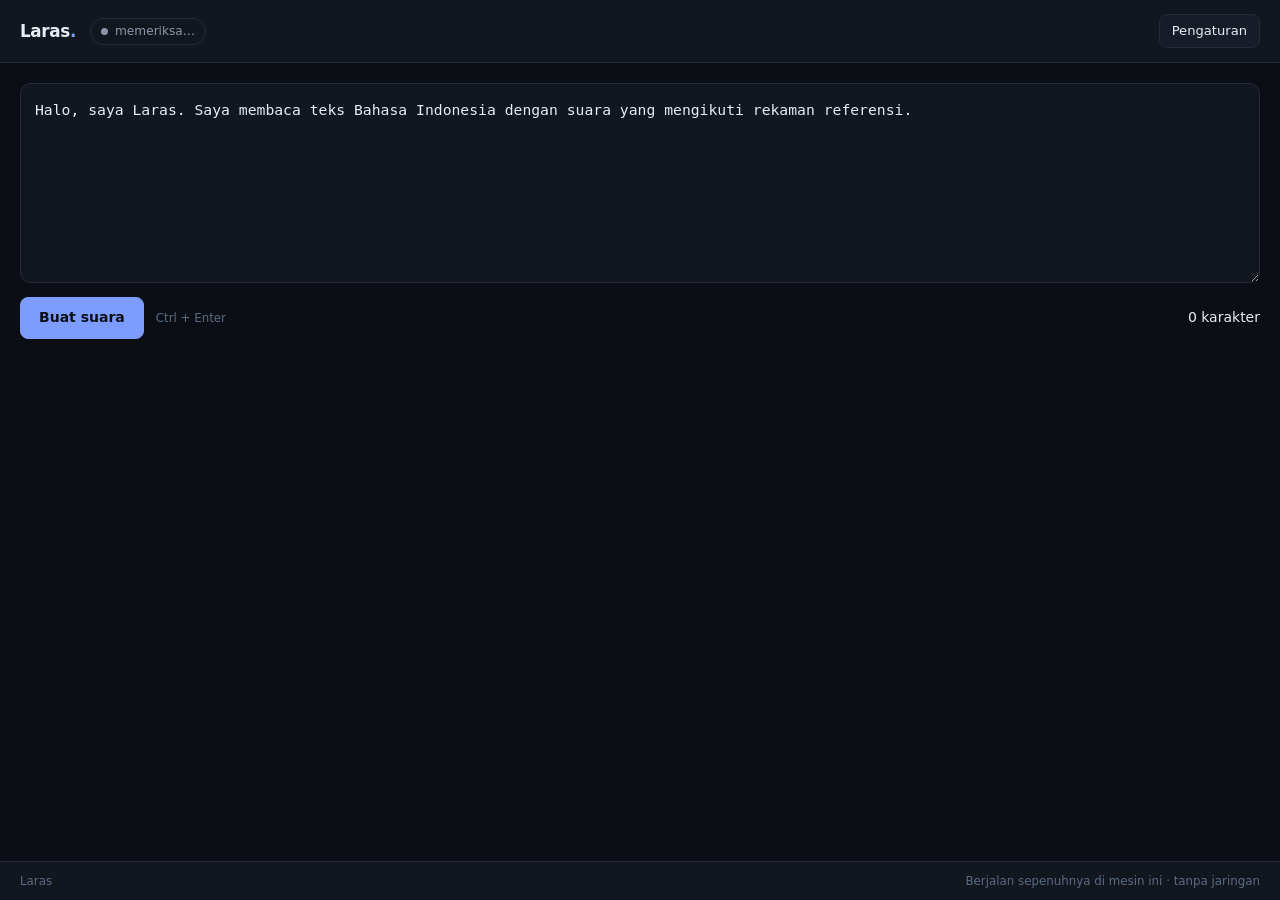
<file: desktop/ui/index.html>
<!doctype html>
<html lang="id">
<head>
<meta charset="utf-8">
<title>Laras</title>
<link rel="stylesheet" href="gaya.css">
</head>
<body>

<header>
  <div class="kiri">
    <span class="merek">Laras<span>.</span></span>
    <span class="pil" id="status-pil"><i></i><span id="status-teks">memeriksa…</span></span>
  </div>
  <button class="polos" id="tombol-setup" title="Pengaturan mesin">Pengaturan</button>
</header>

<!-- ------------------------------------------------------------- pengaturan -->
<section id="panel-setup" hidden>
  <div class="baris">
    <label for="jalur-models">Folder model</label>
    <div class="isi">
      <input id="jalur-models" type="text" spellcheck="false" placeholder="/path/ke/data/models">
      <button class="polos" id="pilih-models">Pilih…</button>
    </div>
    <p class="bantuan" id="bantuan-models">Harus berisi <code>config.json</code>. Jalankan <code>./scripts/unduh-model.sh</code> sekali.</p>
  </div>

  <div class="baris">
    <label for="jalur-suara">Rekaman referensi</label>
    <div class="isi">
      <input id="jalur-suara" type="text" spellcheck="false" placeholder="/path/ke/suara.wav">
      <button class="polos" id="pilih-suara">Pilih…</button>
    </div>
    <p class="bantuan" id="bantuan-suara">10–15 detik, satu pembicara, tanpa musik latar.</p>
  </div>

  <button class="utama" id="tombol-muat">Muat mesin</button>
  <p class="bantuan" id="info-cpu"></p>
</section>

<!-- ------------------------------------------------------------------- isi -->
<main>
  <textarea id="teks" rows="7" spellcheck="false" placeholder="Tulis atau tempel teks Bahasa Indonesia di sini…">Halo, saya Laras. Saya membaca teks Bahasa Indonesia dengan suara yang mengikuti rekaman referensi.</textarea>

  <div class="baris-aksi">
    <button class="utama" id="tombol-buat">Buat suara</button>
    <span class="hint">Ctrl + Enter</span>
    <span class="kanan" id="hitung">0 karakter</span>
  </div>

  <div id="pesan" class="pesan" hidden></div>

  <div id="hasil" class="hasil" hidden>
    <audio id="pemutar" controls preload="metadata"></audio>
    <div class="meta">
      <span id="meta-durasi">—</span>
      <span id="meta-waktu">—</span>
      <span class="kanan">
        <button class="polos" id="tombol-simpan" disabled>Simpan WAV…</button>
        <button class="polos" id="tombol-folder" disabled>Buka folder</button>
      </span>
    </div>
  </div>
</main>

<footer>
  <span id="versi">Laras</span>
  <span class="kanan">Berjalan sepenuhnya di mesin ini · tanpa jaringan</span>
</footer>

<script src="app.js"></script>
</body>
</html>
</file>
<file: desktop/ui/gaya.css>
:root {
  --bg: #0b0e14;
  --bg2: #12161f;
  --bg3: #171d28;
  --garis: #232b38;
  --teks: #e6edf3;
  --redup: #8b97a8;
  --aksen: #7c9cff;
  --hijau: #4ade80;
  --merah: #f87171;
}

* { box-sizing: border-box; }

/* `hidden` harus menang atas `display` apa pun. Tanpa ini, `.hasil{display:flex}`
   membuat kartu hasil tetap tampil walau elemennya ber-atribut `hidden`. */
[hidden] { display: none !important; }

body {
  margin: 0;
  display: flex;
  flex-direction: column;
  min-height: 100vh;
  background: var(--bg);
  color: var(--teks);
  font: 14px/1.55 ui-sans-serif, system-ui, -apple-system, "Segoe UI", Roboto, sans-serif;
  -webkit-font-smoothing: antialiased;
  user-select: none;
}

code, textarea, input { font-family: ui-monospace, "SF Mono", Menlo, monospace; }
code { font-size: .85em; color: var(--redup); background: var(--bg3); padding: 1px 5px; border-radius: 4px; }

/* --------------------------------------------------------------- header */
header {
  display: flex; align-items: center; justify-content: space-between;
  padding: 14px 20px; border-bottom: 1px solid var(--garis); background: var(--bg2);
}
header .kiri { display: flex; align-items: center; gap: 14px; }
.merek { font-weight: 700; font-size: 1.05rem; letter-spacing: -.02em; }
.merek span { color: var(--aksen); }

.pil {
  display: inline-flex; align-items: center; gap: 7px;
  font-size: .76rem; color: var(--redup);
  border: 1px solid var(--garis); border-radius: 999px; padding: 3px 10px;
}
.pil i { width: 7px; height: 7px; border-radius: 50%; background: var(--redup); }
.pil.siap i { background: var(--hijau); box-shadow: 0 0 6px rgba(74, 222, 128, .6); }
.pil.galat i { background: var(--merah); }

/* --------------------------------------------------------------- tombol */
button { font: inherit; cursor: pointer; border-radius: 8px; transition: .12s; }
button:disabled { opacity: .45; cursor: not-allowed; }
.utama {
  padding: 9px 18px; border: 1px solid var(--aksen);
  background: var(--aksen); color: #0b0e14; font-weight: 600;
}
.utama:hover:not(:disabled) { filter: brightness(1.08); }
.polos {
  padding: 6px 12px; border: 1px solid var(--garis);
  background: var(--bg3); color: var(--teks); font-size: .82rem;
}
.polos:hover:not(:disabled) { border-color: #38445a; }

/* ----------------------------------------------------------- pengaturan */
#panel-setup {
  padding: 18px 20px 20px; background: var(--bg2);
  border-bottom: 1px solid var(--garis);
}
.baris { margin-bottom: 14px; }
.baris label { display: block; font-size: .78rem; color: var(--redup); margin-bottom: 5px; text-transform: uppercase; letter-spacing: .04em; }
.baris .isi { display: flex; gap: 8px; }
.baris input {
  flex: 1; min-width: 0; padding: 8px 10px; font-size: .82rem;
  background: var(--bg); color: var(--teks);
  border: 1px solid var(--garis); border-radius: 7px; user-select: text;
}
.baris input:focus { outline: none; border-color: var(--aksen); }
.bantuan { margin: 5px 0 0; font-size: .76rem; color: #9aa7b8; }

/* ------------------------------------------------------------------ isi */
main { flex: 1; padding: 20px; display: flex; flex-direction: column; gap: 14px; }

textarea {
  width: 100%; resize: vertical; min-height: 140px;
  padding: 14px; font-size: .92rem; line-height: 1.65;
  background: var(--bg2); color: var(--teks);
  border: 1px solid var(--garis); border-radius: 10px; user-select: text;
}
textarea:focus { outline: none; border-color: var(--aksen); }

.baris-aksi { display: flex; align-items: center; gap: 12px; }
.hint { font-size: .74rem; color: #5b6b80; }
.kanan { margin-left: auto; display: flex; gap: 8px; align-items: center; }

/* --------------------------------------------------------------- pesan */
.pesan {
  padding: 11px 14px; border-radius: 9px; font-size: .84rem;
  background: #1c1214; border: 1px solid #4a1f24; color: #fca5a5;
  white-space: pre-wrap; user-select: text;
}
.pesan.info { background: #101a24; border-color: #1e3a52; color: #93c5fd; }

/* --------------------------------------------------------------- hasil */
.hasil {
  background: var(--bg2); border: 1px solid var(--garis);
  border-radius: 10px; padding: 14px;
  display: flex; flex-direction: column; gap: 10px;
}
.hasil audio { width: 100%; height: 36px; }
.meta { display: flex; align-items: center; gap: 14px; font-size: .78rem; color: var(--redup); }

/* --------------------------------------------------------------- footer */
footer {
  display: flex; align-items: center; gap: 10px;
  padding: 10px 20px; border-top: 1px solid var(--garis);
  font-size: .74rem; color: #5b6b80; background: var(--bg2);
}

.berputar {
  display: inline-block; width: 11px; height: 11px;
  border: 2px solid rgba(11, 14, 20, .3); border-top-color: #0b0e14;
  border-radius: 50%; animation: putar .7s linear infinite;
}
@keyframes putar { to { transform: rotate(360deg); } }
</file>
